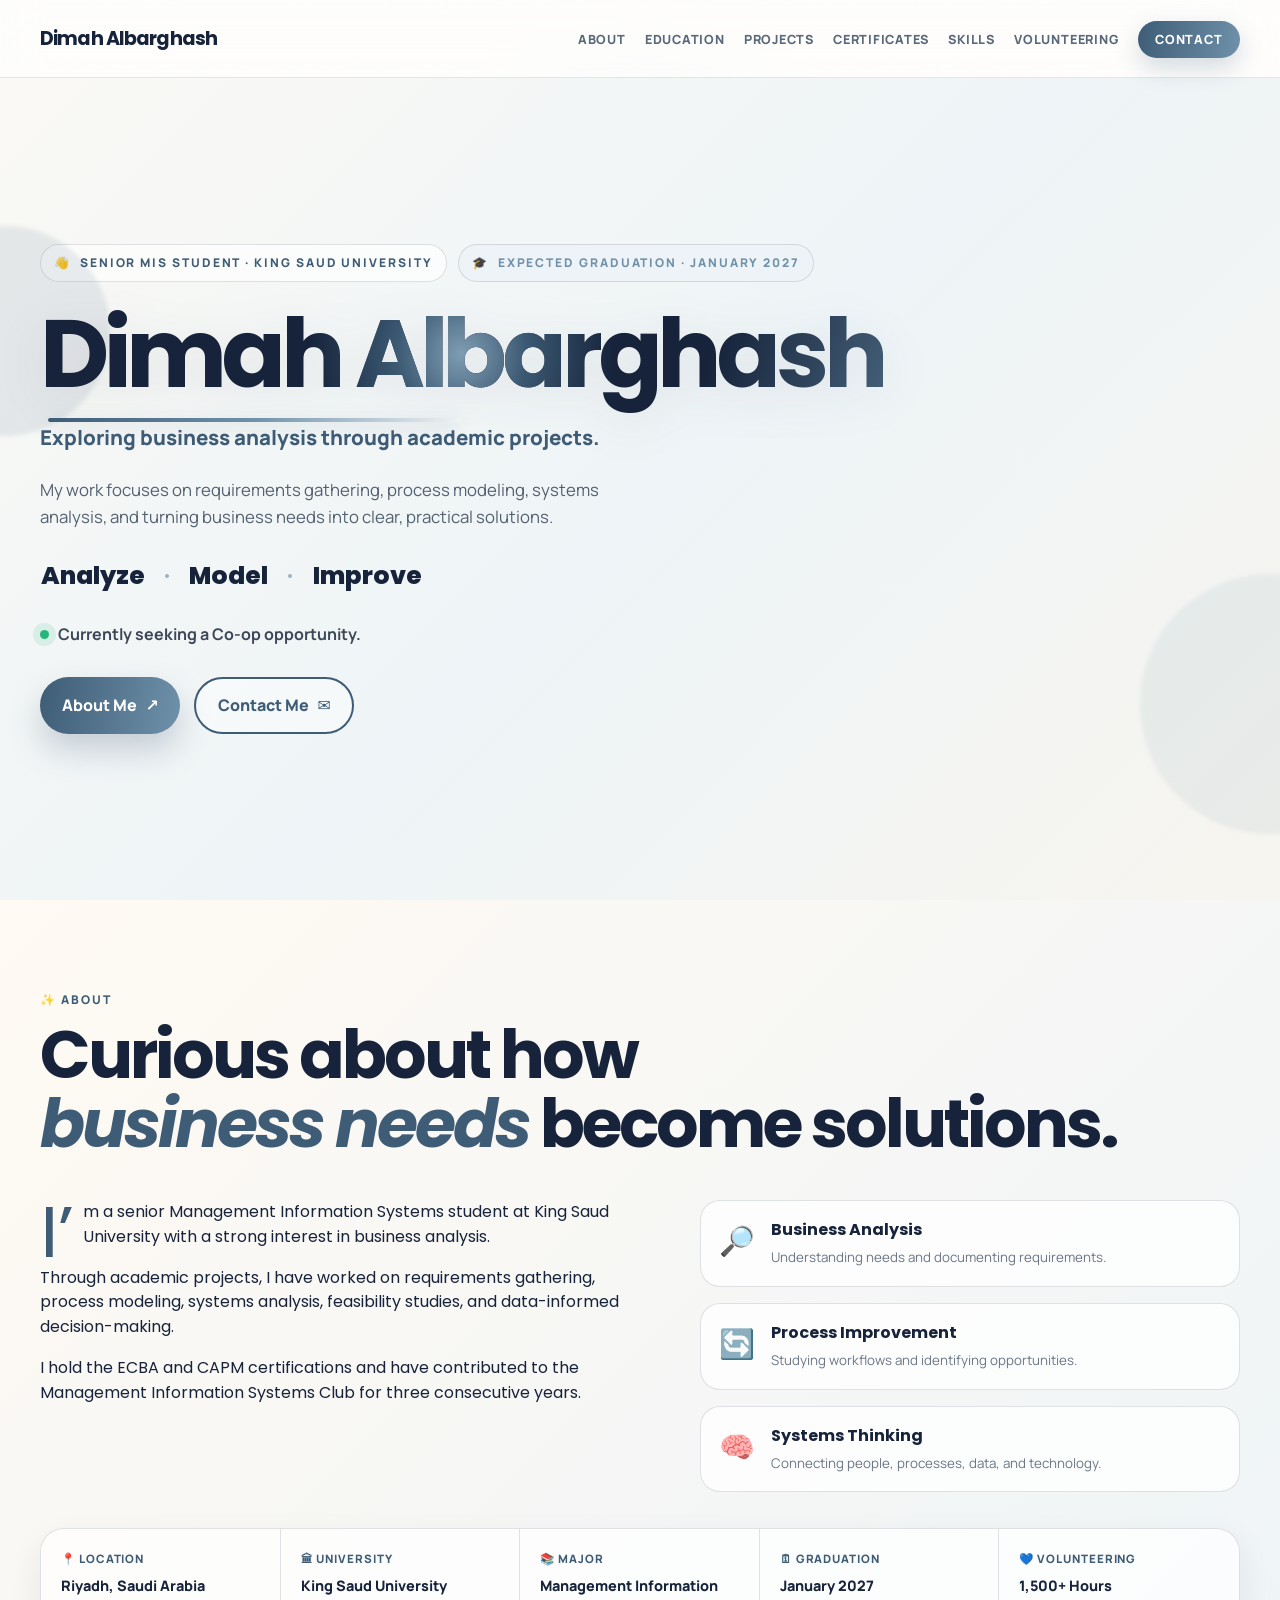
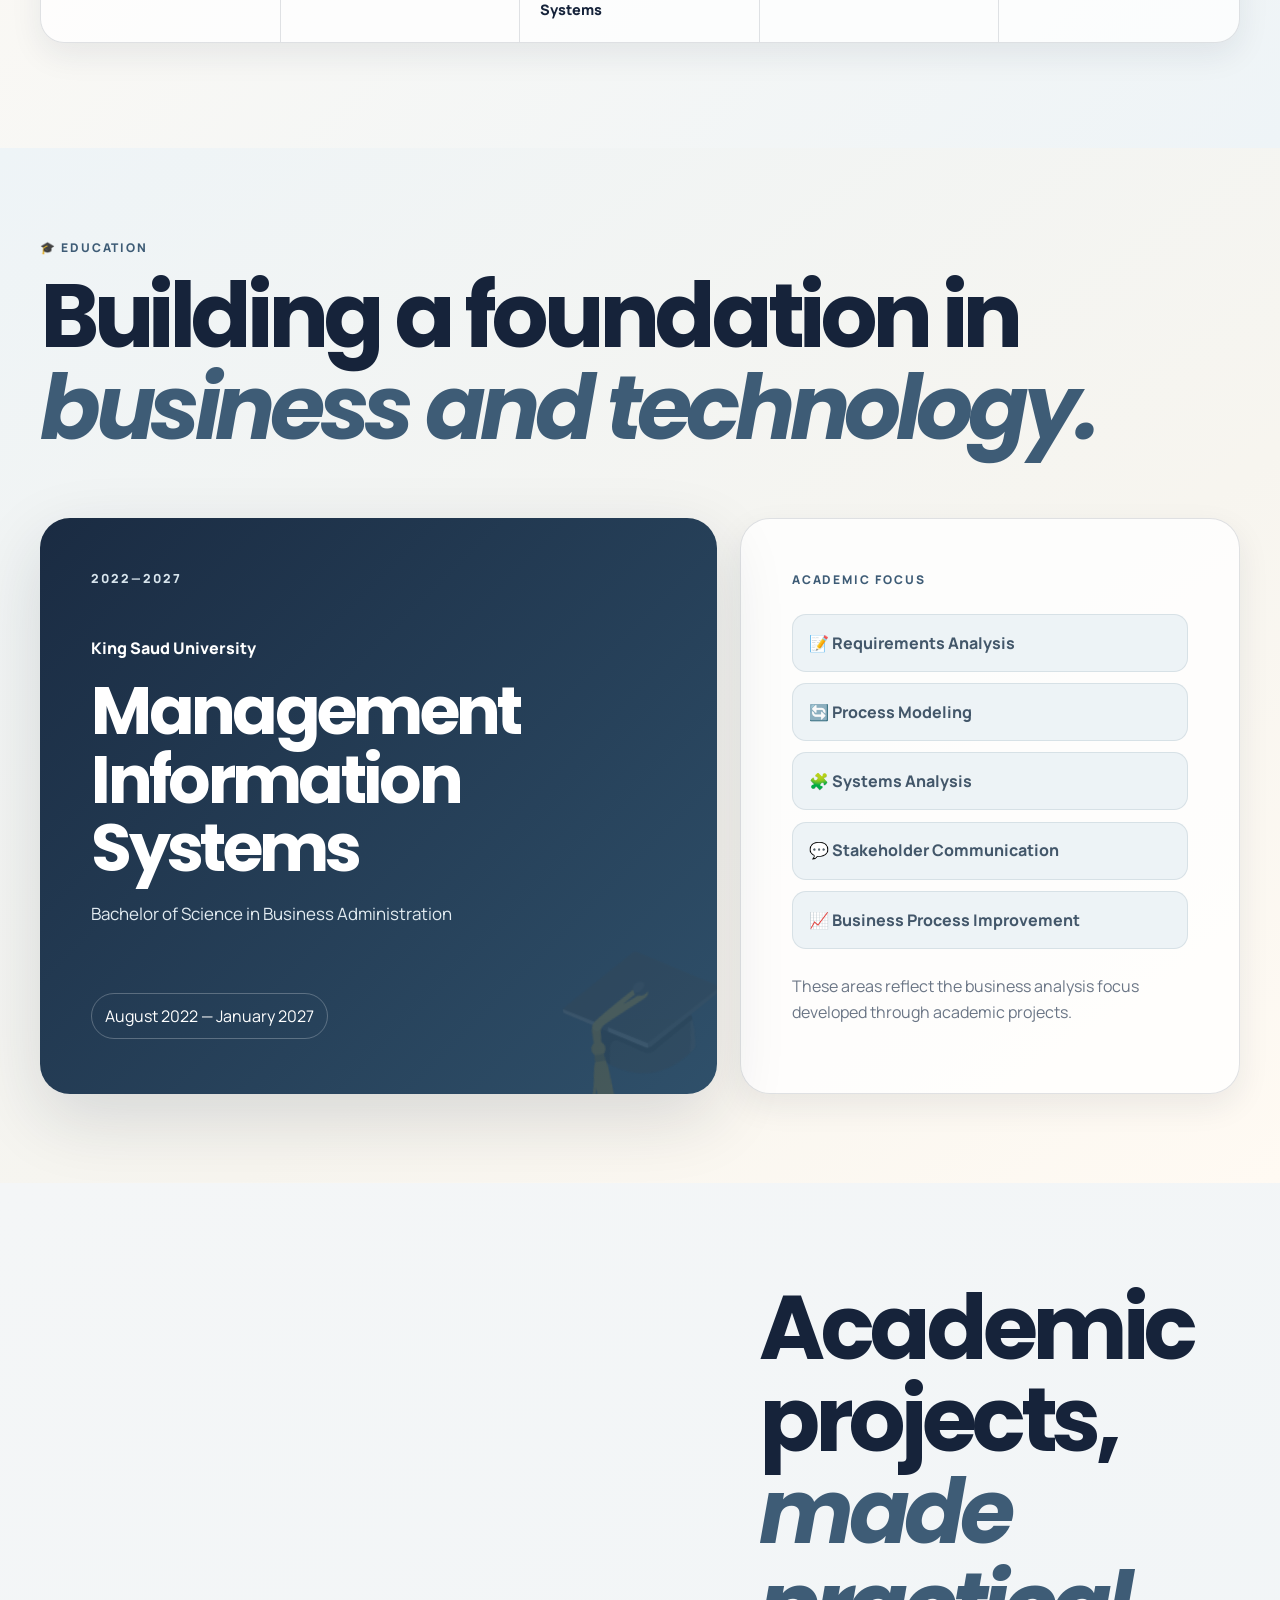
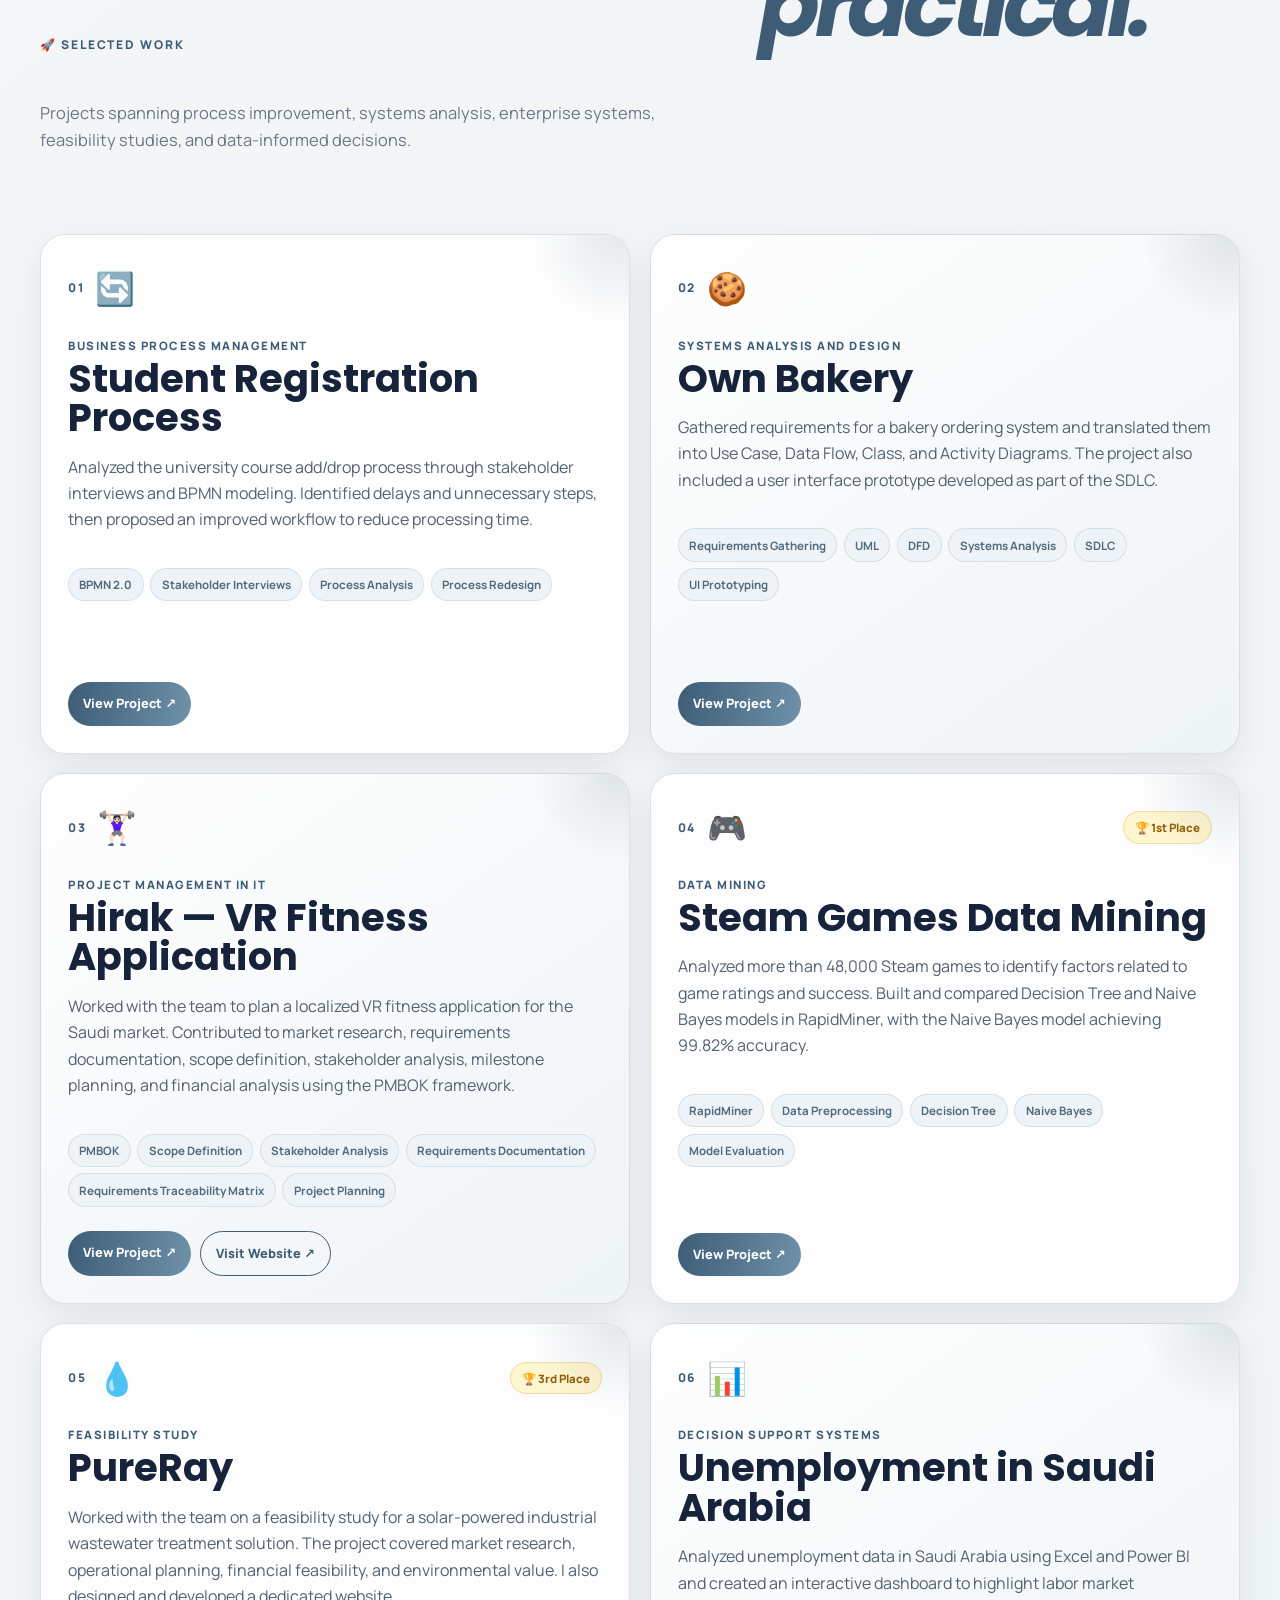
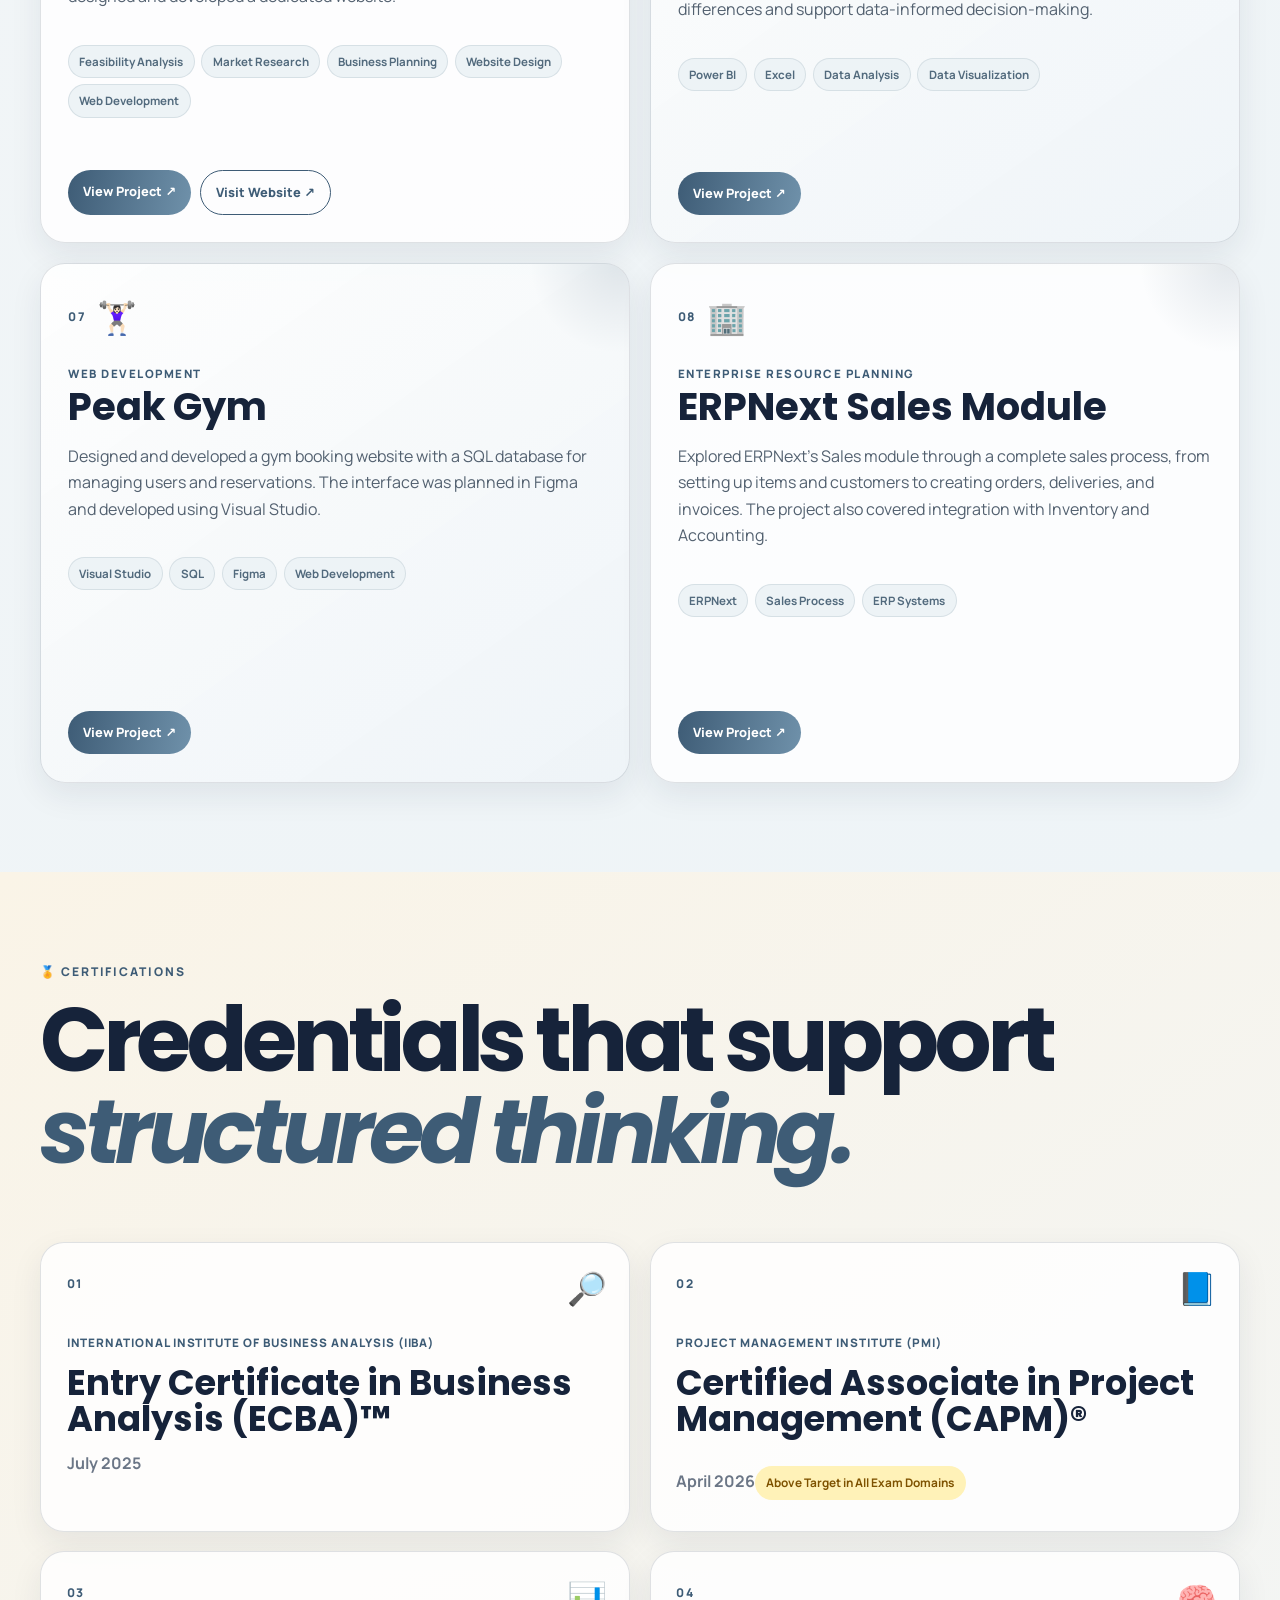
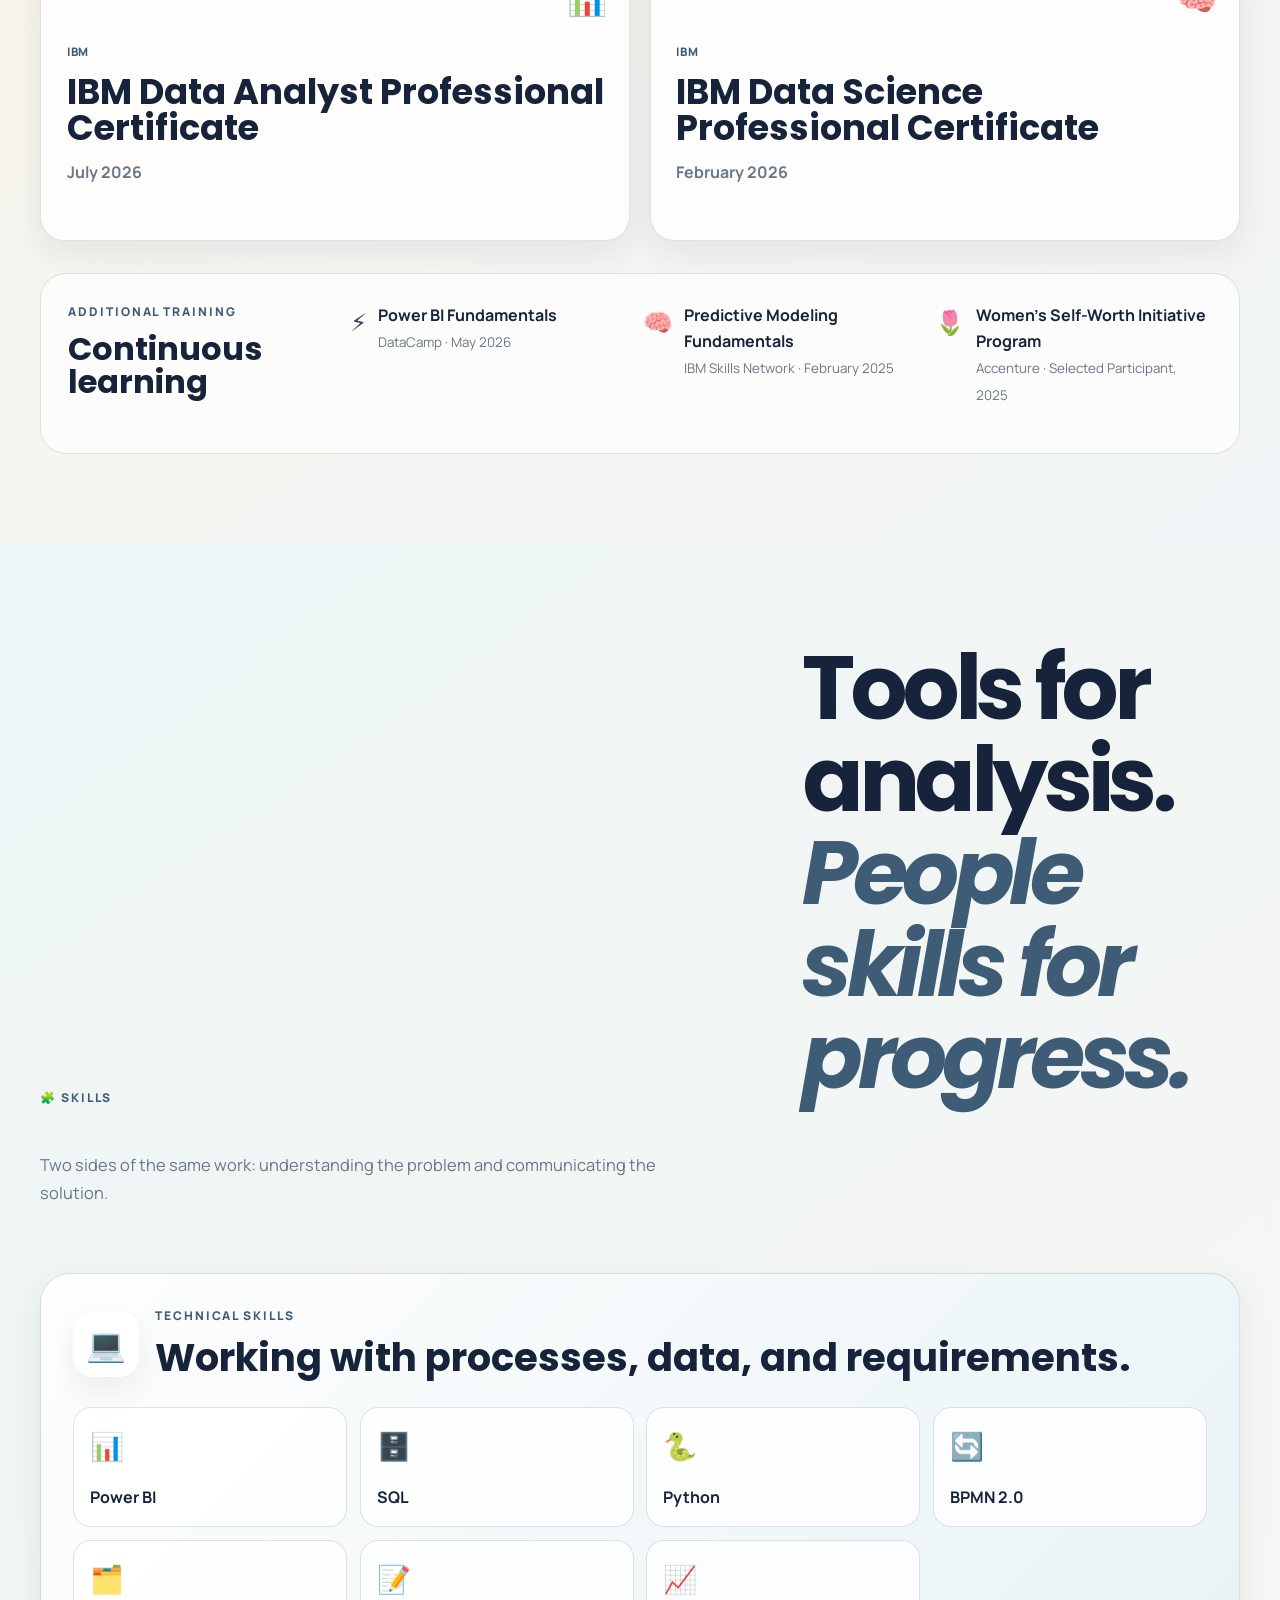
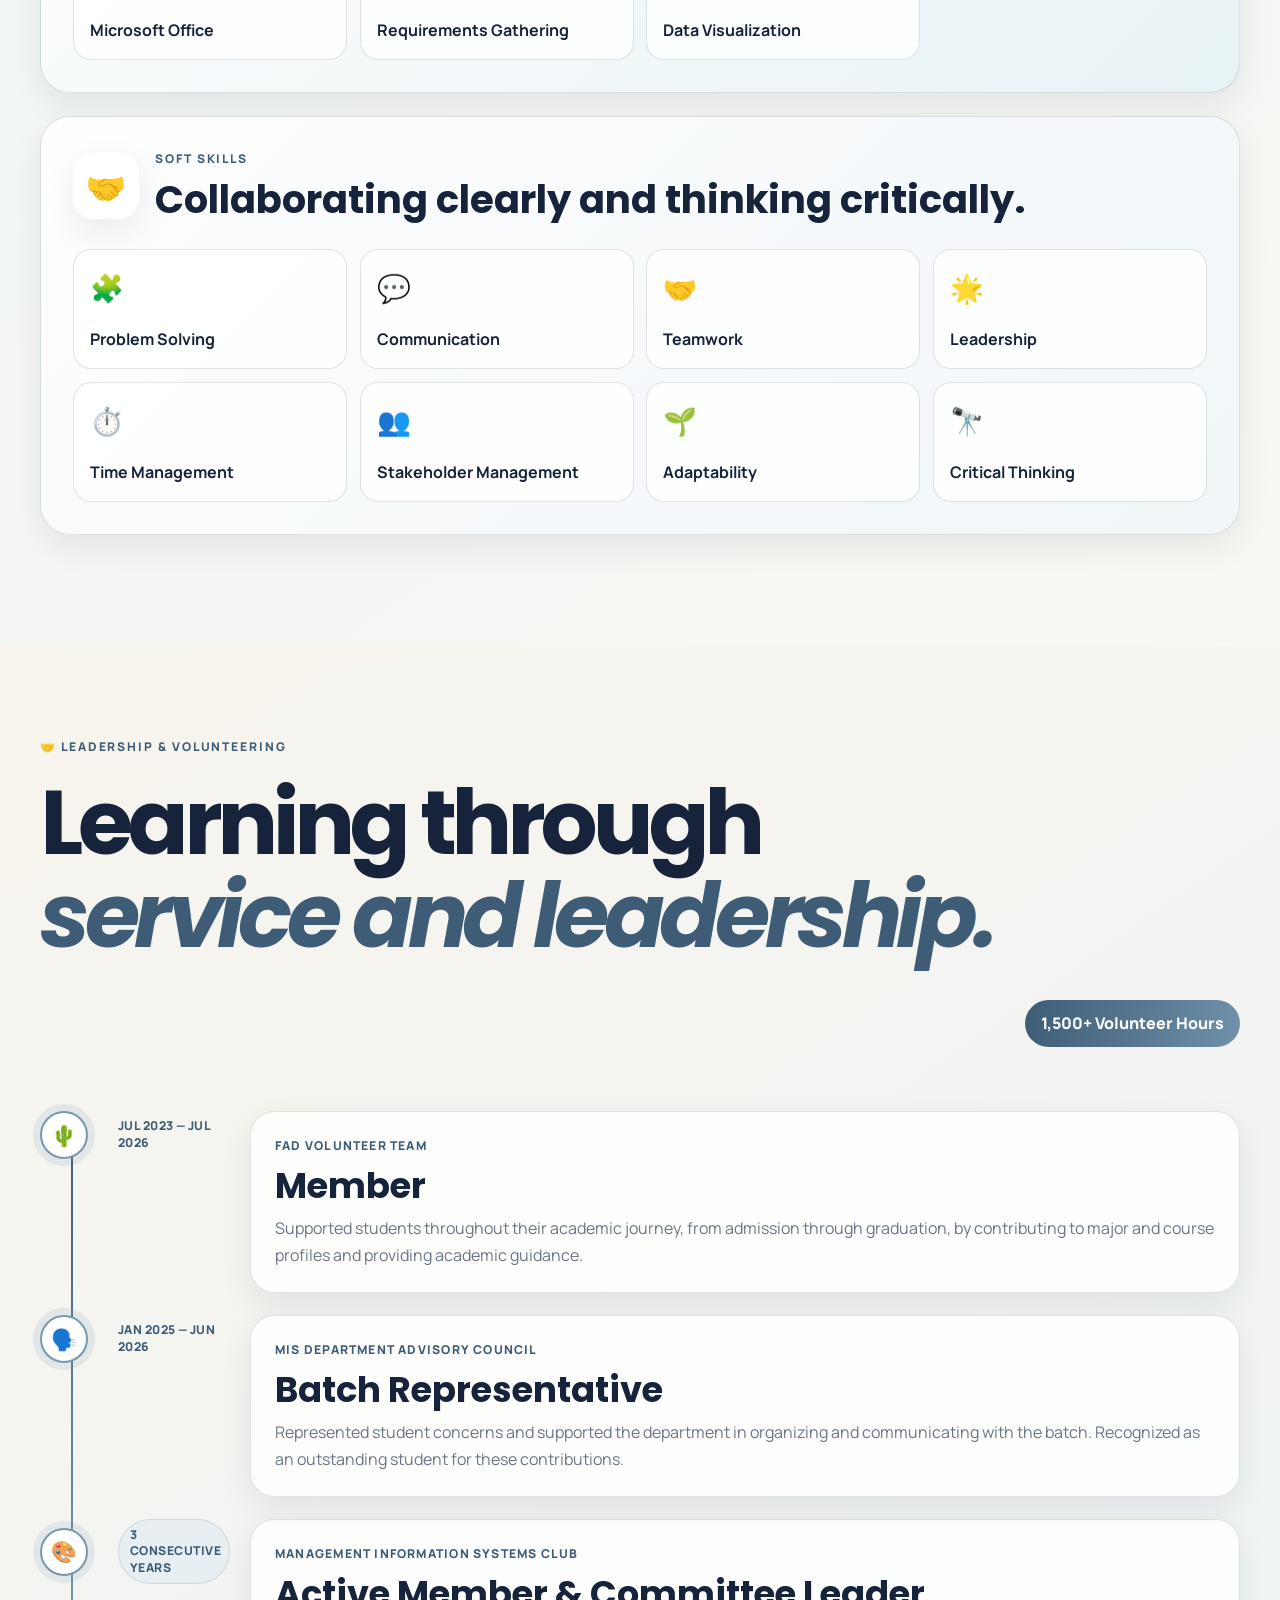
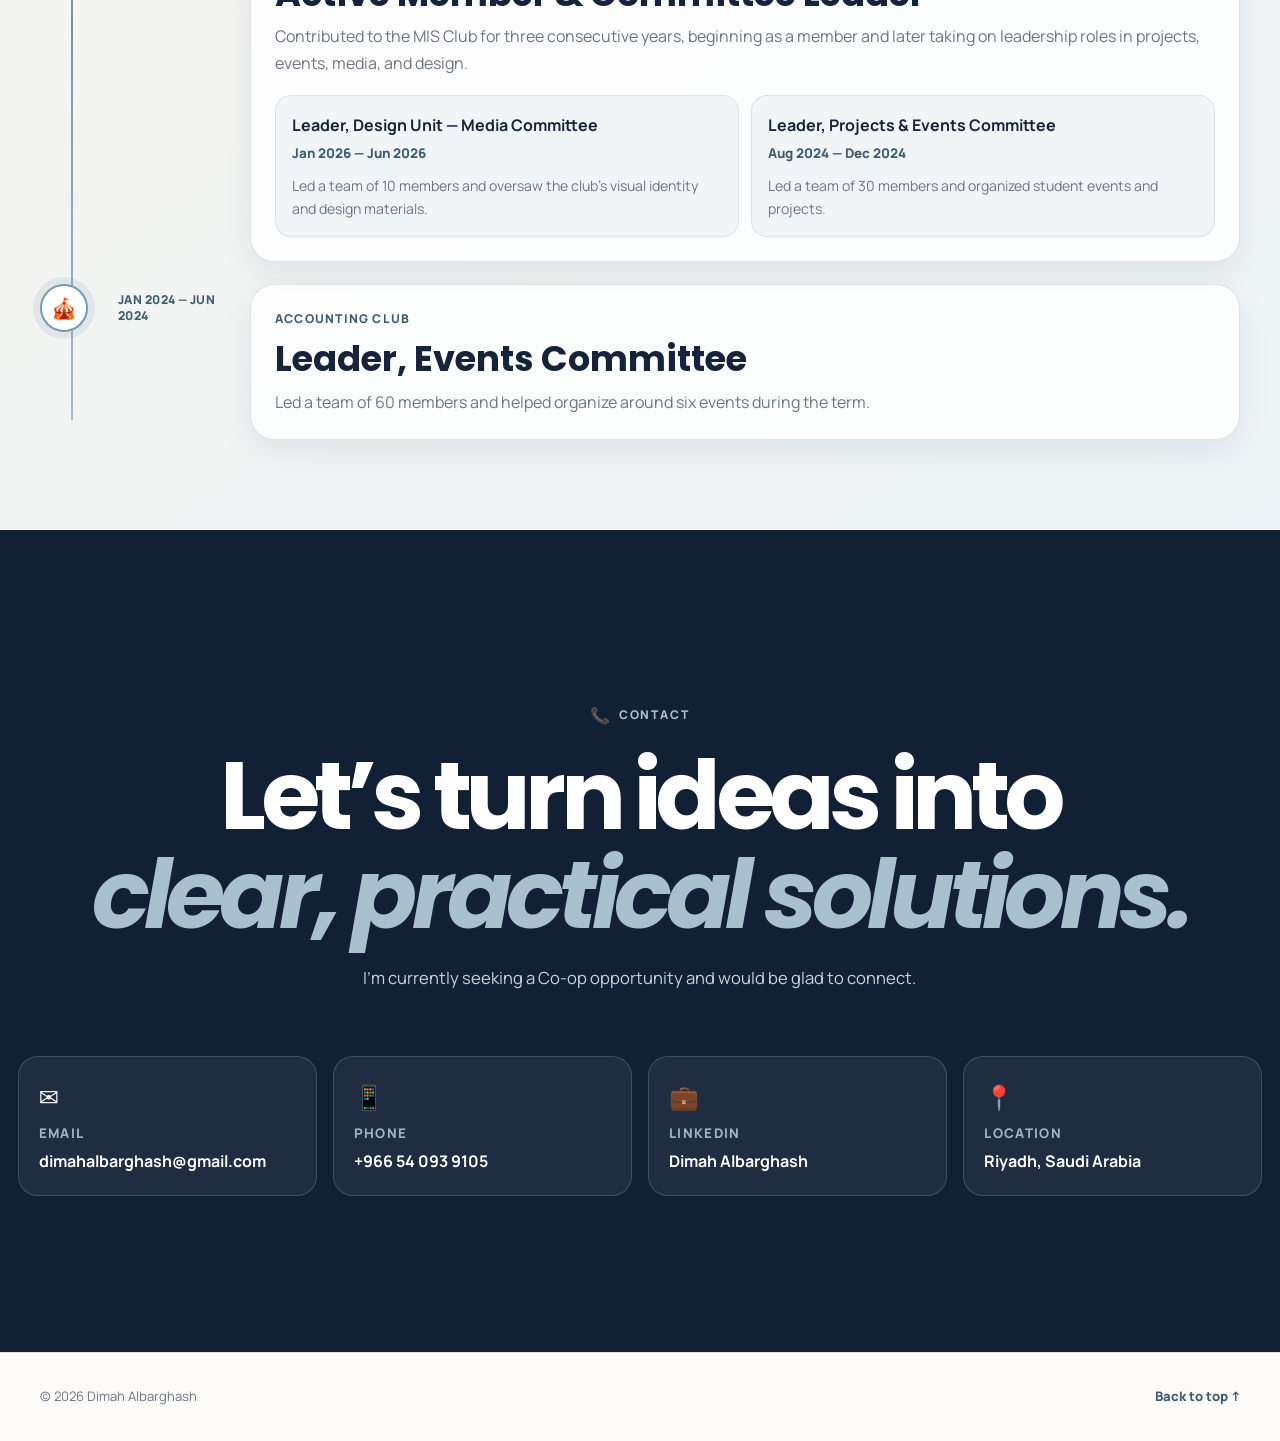
<file: index.html>
<!DOCTYPE html>
<html lang="en">
<head>
  <meta charset="UTF-8">
  <meta name="viewport" content="width=device-width, initial-scale=1.0">
  <meta name="description" content="Portfolio of Dimah Albarghash, a senior Management Information Systems student focused on business analysis, requirements gathering, process modeling, and systems analysis.">
  <meta name="theme-color" content="#16233a">
  <title>Dimah Albarghash | MIS Student Portfolio</title>
  <link rel="preconnect" href="https://fonts.googleapis.com">
  <link rel="preconnect" href="https://fonts.gstatic.com" crossorigin>
  <link href="https://fonts.googleapis.com/css2?family=Manrope:wght@400;500;600;700;800&family=Poppins:wght@500;600;700&display=swap" rel="stylesheet">
  <link rel="stylesheet" href="style.css?v=19">
</head>
<body id="top" class="onepage-body">
  <div class="noise" aria-hidden="true"></div>
  <div class="cursor-orb" aria-hidden="true"></div>
  <a class="skip-link" href="#main-content">Skip to main content</a>
  <header class="site-header" id="siteHeader">
    <div class="header-inner">
      <a class="brand" href="#home" aria-label="Go to home">Dimah Albarghash</a>
      <button class="nav-toggle" id="navToggle" type="button" aria-label="Open navigation menu" aria-expanded="false" aria-controls="primaryNav"><span></span><span></span><span></span></button>
      <nav class="site-nav" id="primaryNav" aria-label="Primary navigation">
        <ul>
          <li><a href="#about">About</a></li>
          <li><a href="#education">Education</a></li>
          <li><a href="#projects">Projects</a></li>
          <li><a href="#certifications">Certificates</a></li>
          <li><a href="#skills">Skills</a></li>
          <li><a href="#volunteering">Volunteering</a></li>
          <li><a href="#contact" class="nav-contact">Contact</a></li>
        </ul>
      </nav>
    </div>
  </header>
  <main id="main-content" class="page-main">
<section class="home-hero page-shell onepage-section home-section" id="home">
<div aria-hidden="true" class="hero-orb hero-orb-a"></div>
<div aria-hidden="true" class="hero-orb hero-orb-b"></div>
<div class="hero-grid hero-grid-solo">
<div class="hero-copy reveal">
<div class="hero-labels">
<p class="micro-label"><span aria-hidden="true">👋</span> Senior MIS Student · King Saud University</p>
<p class="micro-label graduation-label"><span aria-hidden="true">🎓</span> Expected Graduation · January 2027</p>
</div>
<h1 aria-label="Dimah Albarghash" class="display-name"><span class="name-text">Dimah Albarghash</span></h1>
<p class="hero-position">Exploring business analysis through academic projects.</p>
<p class="hero-intro">My work focuses on requirements gathering, process modeling, systems analysis, and turning business needs into clear, practical solutions.</p>
<div aria-label="Analyze, Model, Improve" class="focus-words">
<span>Analyze</span><b aria-hidden="true">·</b><span>Model</span><b aria-hidden="true">·</b><span>Improve</span>
</div>
<p class="availability"><span aria-hidden="true" class="status-dot"></span>Currently seeking a Co-op opportunity.</p>
<div class="hero-actions">
<a class="btn btn-primary magnetic" href="#about">About Me <span aria-hidden="true">↗</span></a>
<a class="btn btn-ghost magnetic" href="#contact">Contact Me <span aria-hidden="true">✉</span></a>
</div>
</div>
</div>
</section>
<section class="inner-hero about-hero page-shell onepage-section about-section" id="about">
<div class="inner-title reveal"><p class="section-label"><span>✨</span> About</p><h1>Curious about how<br/><em>business needs</em> become solutions.</h1></div>
<div class="about-layout">
<div class="about-story reveal">
<p>I’m a senior Management Information Systems student at King Saud University with a strong interest in business analysis.</p>
<p>Through academic projects, I have worked on requirements gathering, process modeling, systems analysis, feasibility studies, and data-informed decision-making.</p>
<p>I hold the ECBA and CAPM certifications and have contributed to the Management Information Systems Club for three consecutive years.</p>
</div>
<div class="focus-stack reveal">
<article class="focus-card interactive-card" data-tilt=""><span>🔎</span><div><strong>Business Analysis</strong><small>Understanding needs and documenting requirements.</small></div></article>
<article class="focus-card interactive-card" data-tilt=""><span>🔄</span><div><strong>Process Improvement</strong><small>Studying workflows and identifying opportunities.</small></div></article>
<article class="focus-card interactive-card" data-tilt=""><span>🧠</span><div><strong>Systems Thinking</strong><small>Connecting people, processes, data, and technology.</small></div></article>
</div>
</div>
<dl class="fact-ribbon reveal">
<div><dt>📍 Location</dt><dd>Riyadh, Saudi Arabia</dd></div>
<div><dt>🏛 University</dt><dd>King Saud University</dd></div>
<div><dt>📚 Major</dt><dd>Management Information Systems</dd></div>
<div><dt>🗓 Graduation</dt><dd>January 2027</dd></div>
<div><dt>💙 Volunteering</dt><dd>1,500+ Hours</dd></div>
</dl>
</section>
<section class="inner-hero education-hero page-shell onepage-section education-section" id="education">
<div class="inner-title reveal"><p class="section-label"><span>🎓</span> Education</p><h1>Building a foundation in<br/><em>business and technology.</em></h1></div>
<div class="education-showcase">
<article class="degree-card interactive-card reveal" data-tilt="">
<div class="degree-number">2022—2027</div>
<p class="degree-school">King Saud University</p>
<h2><span class="degree-line">Management</span><span class="degree-line">Information</span><span class="degree-line">Systems</span></h2>
<p class="degree-major">Bachelor of Science in Business Administration</p>
<div class="degree-date">August 2022 — January 2027</div>
</article>
<aside class="academic-focus reveal">
<p class="card-kicker">ACADEMIC FOCUS</p>
<div class="focus-tags"><span>📝 Requirements Analysis</span><span>🔄 Process Modeling</span><span>🧩 Systems Analysis</span><span>💬 Stakeholder Communication</span><span>📈 Business Process Improvement</span></div>
<p class="focus-note">These areas reflect the business analysis focus developed through academic projects.</p>
</aside>
</div>
</section>
<section class="projects-page page-shell onepage-section projects-section" id="projects">
<div class="inner-title projects-title reveal"><p class="section-label"><span>🚀</span> Selected Work</p><h1>Academic projects,<br/><em>made practical.</em></h1><p>Projects spanning process improvement, systems analysis, enterprise systems, feasibility studies, and data-informed decisions.</p></div>
<div class="project-grid"><article class="project-card interactive-card reveal" data-tilt="">
<div class="project-top"><span class="project-index">01</span><span aria-hidden="true" class="project-emoji">🔄</span></div>
<p class="project-type">Business Process Management</p><h2>Student Registration Process</h2><p class="project-copy">Analyzed the university course add/drop process through stakeholder interviews and BPMN modeling. Identified delays and unnecessary steps, then proposed an improved workflow to reduce processing time.</p>
<ul aria-label="Skills used" class="project-tags"><li>BPMN 2.0</li><li>Stakeholder Interviews</li><li>Process Analysis</li><li>Process Redesign</li></ul>
<div class="project-actions"><a class="project-link" href="https://drive.google.com/file/d/1BKBQOTHNAY8_CHvKKdnuyzvly50h97U-/view?usp=share_link" rel="noopener noreferrer" target="_blank">View Project ↗</a></div>
</article><article class="project-card interactive-card reveal" data-tilt="">
<div class="project-top"><span class="project-index">02</span><span aria-hidden="true" class="project-emoji">🍪</span></div>
<p class="project-type">Systems Analysis and Design</p><h2>Own Bakery</h2><p class="project-copy">Gathered requirements for a bakery ordering system and translated them into Use Case, Data Flow, Class, and Activity Diagrams. The project also included a user interface prototype developed as part of the SDLC.</p>
<ul aria-label="Skills used" class="project-tags"><li>Requirements Gathering</li><li>UML</li><li>DFD</li><li>Systems Analysis</li><li>SDLC</li><li>UI Prototyping</li></ul>
<div class="project-actions"><a class="project-link" href="https://drive.google.com/file/d/1KGCBSqz93QB4b1gUlFi2EIq8U-iud7eZ/view?usp=share_link" rel="noopener noreferrer" target="_blank">View Project ↗</a></div>
</article><article class="project-card interactive-card reveal" data-tilt="">
<div class="project-top"><span class="project-index">03</span><span aria-hidden="true" class="project-emoji">🏋🏻‍♀️</span></div>
<p class="project-type">Project Management in IT</p><h2>Hirak — VR Fitness Application</h2><p class="project-copy">Worked with the team to plan a localized VR fitness application for the Saudi market. Contributed to market research, requirements documentation, scope definition, stakeholder analysis, milestone planning, and financial analysis using the PMBOK framework.</p>
<ul aria-label="Skills used" class="project-tags"><li>PMBOK</li><li>Scope Definition</li><li>Stakeholder Analysis</li><li>Requirements Documentation</li><li>Requirements Traceability Matrix</li><li>Project Planning</li></ul>
<div class="project-actions"><a class="project-link" href="https://drive.google.com/file/d/1uXujJ9HGB14qwPJ5scUjE_9EfHPzLkF5/view?usp=share_link" rel="noopener noreferrer" target="_blank">View Project ↗</a><a class="project-link secondary" href="https://vr-motion-mimic.lovable.app" rel="noopener noreferrer" target="_blank">Visit Website ↗</a></div>
</article><article class="project-card interactive-card reveal" data-tilt="">
<div class="project-top"><span class="project-index">04</span><span aria-hidden="true" class="project-emoji">🎮</span><span class="award-badge">🏆 1st Place</span></div>
<p class="project-type">Data Mining</p><h2>Steam Games Data Mining</h2><p class="project-copy">Analyzed more than 48,000 Steam games to identify factors related to game ratings and success. Built and compared Decision Tree and Naive Bayes models in RapidMiner, with the Naive Bayes model achieving 99.82% accuracy.</p>
<ul aria-label="Skills used" class="project-tags"><li>RapidMiner</li><li>Data Preprocessing</li><li>Decision Tree</li><li>Naive Bayes</li><li>Model Evaluation</li></ul>
<div class="project-actions"><a class="project-link" href="https://drive.google.com/file/d/1ruWsE0Xj97GPAgSw6F1E9NKfAFM5gbnl/view?usp=share_link" rel="noopener noreferrer" target="_blank">View Project ↗</a></div>
</article><article class="project-card interactive-card reveal" data-tilt="">
<div class="project-top"><span class="project-index">05</span><span aria-hidden="true" class="project-emoji">💧</span><span class="award-badge">🏆 3rd Place</span></div>
<p class="project-type">Feasibility Study</p><h2>PureRay</h2><p class="project-copy">Worked with the team on a feasibility study for a solar-powered industrial wastewater treatment solution. The project covered market research, operational planning, financial feasibility, and environmental value. I also designed and developed a dedicated website.</p>
<ul aria-label="Skills used" class="project-tags"><li>Feasibility Analysis</li><li>Market Research</li><li>Business Planning</li><li>Website Design</li><li>Web Development</li></ul>
<div class="project-actions"><a class="project-link" href="https://drive.google.com/file/d/1a8fyGaWwsZmsxpB0CthmD2psuZIQH2OI/view?usp=share_link" rel="noopener noreferrer" target="_blank">View Project ↗</a><a class="project-link secondary" href="https://pure-ray.lovable.app" rel="noopener noreferrer" target="_blank">Visit Website ↗</a></div>
</article><article class="project-card interactive-card reveal" data-tilt="">
<div class="project-top"><span class="project-index">06</span><span aria-hidden="true" class="project-emoji">📊</span></div>
<p class="project-type">Decision Support Systems</p><h2>Unemployment in Saudi Arabia</h2><p class="project-copy">Analyzed unemployment data in Saudi Arabia using Excel and Power BI and created an interactive dashboard to highlight labor market differences and support data-informed decision-making.</p>
<ul aria-label="Skills used" class="project-tags"><li>Power BI</li><li>Excel</li><li>Data Analysis</li><li>Data Visualization</li></ul>
<div class="project-actions"><a class="project-link" href="https://drive.google.com/file/d/1ZzBRHUojHg2FmkEqYoPYECKUqopB03-u/view?usp=share_link" rel="noopener noreferrer" target="_blank">View Project ↗</a></div>
</article><article class="project-card interactive-card reveal" data-tilt="">
<div class="project-top"><span class="project-index">07</span><span aria-hidden="true" class="project-emoji">🏋🏻‍♀️</span></div>
<p class="project-type">Web Development</p><h2>Peak Gym</h2><p class="project-copy">Designed and developed a gym booking website with a SQL database for managing users and reservations. The interface was planned in Figma and developed using Visual Studio.</p>
<ul aria-label="Skills used" class="project-tags"><li>Visual Studio</li><li>SQL</li><li>Figma</li><li>Web Development</li></ul>
<div class="project-actions"><a class="project-link" href="https://drive.google.com/file/d/1QjiIhf0Dx5eCm6Owwuj82NYpWOUztzg1/view?usp=share_link" rel="noopener noreferrer" target="_blank">View Project ↗</a></div>
</article><article class="project-card interactive-card reveal" data-tilt="">
<div class="project-top"><span class="project-index">08</span><span aria-hidden="true" class="project-emoji">🏢</span></div>
<p class="project-type">Enterprise Resource Planning</p><h2>ERPNext Sales Module</h2><p class="project-copy">Explored ERPNext’s Sales module through a complete sales process, from setting up items and customers to creating orders, deliveries, and invoices. The project also covered integration with Inventory and Accounting.</p>
<ul aria-label="Skills used" class="project-tags"><li>ERPNext</li><li>Sales Process</li><li>ERP Systems</li></ul>
<div class="project-actions"><a class="project-link" href="https://drive.google.com/file/d/1nNJ8Tcy3_ufv10EJCpEDgqieKGUllYjN/view?usp=share_link" rel="noopener noreferrer" target="_blank">View Project ↗</a></div>
</article></div>
</section>
<section class="cert-page page-shell onepage-section certifications-section" id="certifications">
<div class="inner-title reveal"><p class="section-label"><span>🏅</span> Certifications</p><h1>Credentials that support<br/><em>structured thinking.</em></h1></div>
<div class="cert-grid">
<article class="cert-card interactive-card reveal" data-tilt=""><span class="cert-index">01</span><span class="cert-icon">🔎</span><p>International Institute of Business Analysis (IIBA)</p><h2>Entry Certificate in Business Analysis (ECBA)™</h2><time>July 2025</time></article>
<article class="cert-card interactive-card reveal" data-tilt=""><span class="cert-index">02</span><span class="cert-icon">📘</span><p>Project Management Institute (PMI)</p><h2>Certified Associate in Project Management (CAPM)®</h2><time>April 2026</time><strong class="cert-award">Above Target in All Exam Domains</strong></article>
<article class="cert-card interactive-card reveal" data-tilt=""><span class="cert-index">03</span><span class="cert-icon">📊</span><p>IBM</p><h2>IBM Data Analyst Professional Certificate</h2><time>July 2026</time></article>
<article class="cert-card interactive-card reveal" data-tilt=""><span class="cert-index">04</span><span class="cert-icon">🧠</span><p>IBM</p><h2>IBM Data Science Professional Certificate</h2><time>February 2026</time></article>
</div>
<section aria-labelledby="training-title" class="training-band reveal"><div><p class="section-label">Additional Training</p><h2 id="training-title">Continuous learning</h2></div><ul><li><span>⚡</span><div><strong>Power BI Fundamentals</strong><small>DataCamp · May 2026</small></div></li><li><span>🧠</span><div><strong>Predictive Modeling Fundamentals</strong><small>IBM Skills Network · February 2025</small></div></li><li><span>🌷</span><div><strong>Women’s Self-Worth Initiative Program</strong><small>Accenture · Selected Participant, 2025</small></div></li></ul></section>
</section>
<section class="skills-page page-shell onepage-section skills-section" id="skills">
<div class="inner-title reveal"><p class="section-label"><span>🧩</span> Skills</p><h1>Tools for analysis.<br/><em>People skills for progress.</em></h1><p>Two sides of the same work: understanding the problem and communicating the solution.</p></div>
<div class="skill-section tech-section reveal"><div class="skill-section-head"><span class="skill-big-emoji">💻</span><div><p class="card-kicker">TECHNICAL SKILLS</p><h2>Working with processes, data, and requirements.</h2></div></div><ul class="skill-tile-grid"><li class="skill-tile interactive-card" data-tilt=""><span>📊</span><strong>Power BI</strong></li><li class="skill-tile interactive-card" data-tilt=""><span>🗄️</span><strong>SQL</strong></li><li class="skill-tile interactive-card" data-tilt=""><span>🐍</span><strong>Python</strong></li><li class="skill-tile interactive-card" data-tilt=""><span>🔄</span><strong>BPMN 2.0</strong></li><li class="skill-tile interactive-card" data-tilt=""><span>🗂️</span><strong>Microsoft Office</strong></li><li class="skill-tile interactive-card" data-tilt=""><span>📝</span><strong>Requirements Gathering</strong></li><li class="skill-tile interactive-card" data-tilt=""><span>📈</span><strong>Data Visualization</strong></li></ul></div>
<div class="skill-section soft-section reveal"><div class="skill-section-head"><span class="skill-big-emoji">🤝</span><div><p class="card-kicker">SOFT SKILLS</p><h2>Collaborating clearly and thinking critically.</h2></div></div><ul class="skill-tile-grid"><li class="skill-tile interactive-card" data-tilt=""><span>🧩</span><strong>Problem Solving</strong></li><li class="skill-tile interactive-card" data-tilt=""><span>💬</span><strong>Communication</strong></li><li class="skill-tile interactive-card" data-tilt=""><span>🤝</span><strong>Teamwork</strong></li><li class="skill-tile interactive-card" data-tilt=""><span>🌟</span><strong>Leadership</strong></li><li class="skill-tile interactive-card" data-tilt=""><span>⏱️</span><strong>Time Management</strong></li><li class="skill-tile interactive-card" data-tilt=""><span>👥</span><strong>Stakeholder Management</strong></li><li class="skill-tile interactive-card" data-tilt=""><span>🌱</span><strong>Adaptability</strong></li><li class="skill-tile interactive-card" data-tilt=""><span>🔭</span><strong>Critical Thinking</strong></li></ul></div>
</section>
<section aria-labelledby="volunteering-title" class="vol-page page-shell onepage-section volunteering-section" id="volunteering">
<div class="inner-title reveal">
<p class="section-label"><span>🤝</span> Leadership &amp; Volunteering</p>
<h1 id="volunteering-title">Learning through<br/><em>service and leadership.</em></h1>
<div class="hours-badge">1,500+ Volunteer Hours</div>
</div>
<div class="timeline">
<article class="timeline-item reveal">
<div class="timeline-side"><div class="timeline-marker">🌵</div><time>Jul 2023 — Jul 2026</time></div>
<div class="timeline-card interactive-card"><p>FAD Volunteer Team</p><h2>Member</h2><span>Supported students throughout their academic journey, from admission through graduation, by contributing to major and course profiles and providing academic guidance.</span></div>
</article>
<article class="timeline-item reveal">
<div class="timeline-side"><div class="timeline-marker">🗣️</div><time>Jan 2025 — Jun 2026</time></div>
<div class="timeline-card interactive-card"><p>MIS Department Advisory Council</p><h2>Batch Representative</h2><span>Represented student concerns and supported the department in organizing and communicating with the batch. Recognized as an outstanding student for these contributions.</span></div>
</article>
<article class="timeline-item reveal">
<div class="timeline-side"><div class="timeline-marker">🎨</div><span class="years-badge">3 Consecutive Years</span></div>
<div class="timeline-card interactive-card grouped"><p>Management Information Systems Club</p><h2>Active Member &amp; Committee Leader</h2><span>Contributed to the MIS Club for three consecutive years, beginning as a member and later taking on leadership roles in projects, events, media, and design.</span><div class="role-grid"><div><strong>Leader, Design Unit — Media Committee</strong><small>Jan 2026 — Jun 2026</small><p>Led a team of 10 members and oversaw the club’s visual identity and design materials.</p></div><div><strong>Leader, Projects &amp; Events Committee</strong><small>Aug 2024 — Dec 2024</small><p>Led a team of 30 members and organized student events and projects.</p></div></div></div>
</article>
<article class="timeline-item reveal">
<div class="timeline-side"><div class="timeline-marker">🎪</div><time>Jan 2024 — Jun 2024</time></div>
<div class="timeline-card interactive-card"><p>Accounting Club</p><h2>Leader, Events Committee</h2><span>Led a team of 60 members and helped organize around six events during the term.</span></div>
</article>
</div>
</section>
<section class="contact-page page-shell onepage-section contact-section" id="contact">
<div class="contact-intro reveal"><p class="section-label contact-label"><span aria-hidden="true">📞</span> Contact</p><h1>Let’s turn ideas into<br/><em>clear, practical solutions.</em></h1><p>I’m currently seeking a Co-op opportunity and would be glad to connect.</p></div>
<div class="contact-grid reveal">
<a class="contact-card interactive-card" href="mailto:dimahalbarghash@gmail.com"><span>✉️</span><small>Email</small><strong>dimahalbarghash@gmail.com</strong></a>
<a class="contact-card interactive-card" href="tel:+966540939105"><span>📱</span><small>Phone</small><strong>+966 54 093 9105</strong></a>
<a class="contact-card interactive-card" href="https://www.linkedin.com/in/dimah-albarghash-587035330/" rel="noopener noreferrer" target="_blank"><span>💼</span><small>LinkedIn</small><strong>Dimah Albarghash</strong></a>
<div class="contact-card interactive-card"><span>📍</span><small>Location</small><strong>Riyadh, Saudi Arabia</strong></div>
</div>
</section>
  </main>
  <footer class="site-footer"><div class="footer-inner"><span>© <span id="footerYear">2026</span> Dimah Albarghash</span><a class="back-to-top" href="#home">Back to top ↑</a></div></footer>
  <script src="script.js?v=18"></script>
</body>
</html>
</file>
<file: style.css>
:root{
  --ink:#16233a;--text:#3c4757;--muted:#6b7686;--paper:#faf9f5;--white:#fff;
  --violet:#3e5c76;--blue:#6f91aa;--pink:#a7bac7;--gold:#a9863a;
  --border:rgba(22,35,58,.13);--shadow:0 24px 70px rgba(22,35,58,.14);--soft-shadow:0 12px 32px rgba(22,35,58,.08);
  --max:1280px;--header:78px;--radius:26px;--mx:50vw;--my:30vh;
}
*{box-sizing:border-box}html{scroll-behavior:smooth}body{margin:0;min-height:100vh;display:flex;flex-direction:column;font-family:"Manrope",system-ui,sans-serif;color:var(--text);background:var(--paper);overflow-x:hidden;line-height:1.65}body[data-page="home"]{background:linear-gradient(135deg,#faf9f5 0%,#eef4f7 52%,#f7f5ef 100%)}body[data-page="about"]{background:linear-gradient(135deg,#fffaf3,#eef4f7)}body[data-page="education"]{background:linear-gradient(145deg,#eef4f7,#f7f5ef 62%,#fffaf3)}body[data-page="projects"]{background:linear-gradient(145deg,#f4f6f7,#eef4f7)}body[data-page="certifications"]{background:linear-gradient(145deg,#faf4e7,#f1f5f7)}body[data-page="skills"]{background:linear-gradient(145deg,#edf5f6,#f8f7f2)}body[data-page="volunteering"]{background:linear-gradient(145deg,#f8f4ed,#eef4f7)}body[data-page="contact"]{background:#122036;color:#fff}body.is-leaving{opacity:0;transform:translateY(6px);transition:.18s ease}a{color:inherit;text-decoration:none}h1,h2,h3,p{margin-top:0}h1,h2,h3{font-family:"Poppins","Manrope",system-ui,sans-serif;color:var(--ink);line-height:1.03}ul,ol{margin:0;padding:0;list-style:none}.page-main{flex:1}.page-shell,.header-inner,.footer-inner{width:min(100% - 2.2rem,var(--max));margin-inline:auto}.noise{position:fixed;inset:0;pointer-events:none;z-index:-1;opacity:.035;background-image:url("data:image/svg+xml,%3Csvg viewBox='0 0 180 180' xmlns='http://www.w3.org/2000/svg'%3E%3Cfilter id='n'%3E%3CfeTurbulence type='fractalNoise' baseFrequency='.9' numOctaves='4' stitchTiles='stitch'/%3E%3C/filter%3E%3Crect width='100%25' height='100%25' filter='url(%23n)' opacity='.7'/%3E%3C/svg%3E")}.cursor-orb{position:fixed;width:520px;height:520px;left:0;top:0;border-radius:50%;pointer-events:none;z-index:0;opacity:.65;transform:translate(calc(var(--mx) - 260px),calc(var(--my) - 260px));background:radial-gradient(circle,rgba(62,92,118,.17),rgba(111,145,170,.10) 38%,transparent 70%);filter:blur(5px);mix-blend-mode:multiply}.skip-link{position:fixed;top:-5rem;left:1rem;z-index:1000;padding:.7rem 1rem;background:#fff;color:#111;border-radius:12px}.skip-link:focus{top:1rem}.site-header{position:sticky;top:0;z-index:100;height:var(--header);background:rgba(255,255,255,.72);border-bottom:1px solid rgba(22,35,58,.11);backdrop-filter:blur(18px)}.contact-body .site-header{background:rgba(18,32,54,.78);border-color:rgba(255,255,255,.12)}.header-inner{height:100%;display:flex;align-items:center;justify-content:space-between;gap:1.5rem}.brand{font-family:"Poppins","Manrope",system-ui,sans-serif;font-size:1.2rem;font-weight:800;letter-spacing:-.045em;color:var(--ink)}.contact-body .brand{color:#fff}.site-nav ul{display:flex;align-items:center;gap:clamp(.65rem,1.5vw,1.4rem)}.site-nav a{position:relative;font-size:.79rem;font-weight:800;letter-spacing:.06em;text-transform:uppercase;color:#596979;padding:.65rem 0}.site-nav a::after{content:"";position:absolute;left:0;right:0;bottom:.38rem;height:2px;border-radius:9px;background:linear-gradient(90deg,var(--violet),var(--blue));transform:scaleX(0);transition:.25s}.site-nav a:hover,.site-nav a.active-link{color:var(--violet)}.site-nav a:hover::after,.site-nav a.active-link::after{transform:scaleX(1)}.site-nav .nav-contact{padding:.62rem 1.1rem;border-radius:999px;color:#fff;background:linear-gradient(100deg,var(--violet),var(--blue));box-shadow:0 10px 24px rgba(62,92,118,.22)}.site-nav .nav-contact::after{display:none}.contact-body .site-nav a{color:#dce6ed}.contact-body .site-nav a:hover,.contact-body .site-nav a.active-link{color:#fff}.nav-toggle{display:none;width:44px;height:44px;border:1px solid var(--border);border-radius:13px;background:#fff}.nav-toggle span{display:block;width:19px;height:2px;background:var(--ink);margin:4px auto;transition:.2s}.contact-body .nav-toggle{background:#1b2d47;border-color:rgba(255,255,255,.18)}.contact-body .nav-toggle span{background:#fff}.nav-toggle[aria-expanded="true"] span:nth-child(1){transform:translateY(6px) rotate(45deg)}.nav-toggle[aria-expanded="true"] span:nth-child(2){opacity:0}.nav-toggle[aria-expanded="true"] span:nth-child(3){transform:translateY(-6px) rotate(-45deg)}
.home-hero{min-height:calc(100vh - var(--header));display:grid;align-items:center;padding:clamp(4rem,8vw,7.8rem) 0;position:relative}.hero-grid{display:grid;grid-template-columns:minmax(0,1.05fr) minmax(420px,.95fr);gap:clamp(3rem,6vw,7rem);align-items:center}.micro-label,.section-label,.card-kicker{font-size:.75rem;font-weight:800;letter-spacing:.16em;text-transform:uppercase;color:var(--violet)}.micro-label{display:inline-flex;align-items:center;gap:.55rem;background:rgba(255,255,255,.62);border:1px solid var(--border);padding:.52rem .82rem;border-radius:999px}.display-name{position:relative;display:inline-block;max-width:100%;font-family:"Poppins","Manrope",system-ui,sans-serif;font-size:clamp(3.55rem,7.4vw,7.25rem);font-weight:800;line-height:.98;letter-spacing:-.065em;margin:.85rem 0 1rem;isolation:isolate;animation:name-arrive .9s cubic-bezier(.2,.75,.25,1) both}.display-name .name-text{display:inline;background-image:radial-gradient(240px circle at var(--name-x,50%) var(--name-y,50%),#7f9db2 0%,rgba(62,92,118,.92) 28%,transparent 64%),linear-gradient(110deg,#16233a 0%,#16233a 35%,#54758e 48%,#16233a 61%,#16233a 100%);background-size:auto,230% 100%;background-position:center,0% 50%;-webkit-background-clip:text;background-clip:text;color:transparent;filter:drop-shadow(0 10px 24px rgba(22,35,58,.08));animation:name-sheen 7s ease-in-out 1.1s infinite}.display-name::after{content:"";position:absolute;left:.08em;bottom:-.13em;width:52%;height:5px;border-radius:999px;background:linear-gradient(90deg,var(--violet),var(--blue),transparent);box-shadow:0 5px 18px rgba(62,92,118,.28);transform-origin:left;animation:name-line 1s cubic-bezier(.2,.75,.25,1) .42s both}.display-name:hover .name-text{filter:drop-shadow(0 14px 28px rgba(62,92,118,.16))}.hero-position{font-size:clamp(1.05rem,1.6vw,1.35rem);font-weight:800;color:var(--violet)}.hero-intro{font-size:1.05rem;max-width:62ch;color:#536170}.availability{display:flex;align-items:center;gap:.55rem;margin:1.35rem 0 1.8rem;font-weight:700}.status-dot{width:9px;height:9px;border-radius:50%;background:#25b579;box-shadow:0 0 0 7px rgba(37,181,121,.13)}.hero-actions{display:flex;gap:.85rem;flex-wrap:wrap}.btn{display:inline-flex;align-items:center;justify-content:center;gap:.55rem;padding:.84rem 1.35rem;border-radius:999px;font-weight:800;transition:.25s}.btn-primary{color:#fff;background:linear-gradient(100deg,var(--violet),var(--blue));box-shadow:0 16px 32px rgba(62,92,118,.25)}.btn-primary:hover{transform:translateY(-3px);box-shadow:0 20px 40px rgba(62,92,118,.34)}.btn-ghost{border:2px solid var(--violet);color:var(--violet);background:rgba(255,255,255,.4)}.btn-ghost:hover{background:#fff;transform:translateY(-3px)}.approach-card{position:relative;background:rgba(255,255,255,.88);padding:2.3rem 2.4rem;border-radius:32px;border:1px solid rgba(62,92,118,.16);box-shadow:var(--shadow)}.approach-card::before{content:"";position:absolute;left:0;right:0;top:0;height:4px;border-radius:32px 32px 0 0;background:linear-gradient(90deg,var(--violet),var(--blue),var(--pink))}.floating-chip{position:absolute;padding:.5rem .8rem;background:#fff;border:1px solid var(--border);border-radius:11px;font-size:.75rem;font-weight:800;color:var(--violet);box-shadow:var(--soft-shadow);animation:float 4s ease-in-out infinite}.chip-one{right:1rem;top:-1.1rem}.chip-two{left:1rem;bottom:-1.1rem;animation-delay:-2s}.approach-list{margin-top:1.25rem}.approach-list li{display:grid;grid-template-columns:44px 1fr;gap:.85rem;align-items:center;padding:.85rem 0;border-bottom:1px solid var(--border)}.approach-list li:last-child{border-bottom:0}.approach-list li>span{width:36px;height:36px;border-radius:50%;display:grid;place-items:center;background:linear-gradient(135deg,#e4edf2,#dce8ef);font-size:.73rem;font-weight:900;color:var(--violet)}.approach-list strong{display:block;color:var(--ink)}.approach-list small{color:var(--muted)}.approach-foot{margin-top:1rem;display:inline-flex;gap:.55rem;padding:.55rem .75rem;border-radius:12px;background:#edf3f6;color:#3e5c76;font-size:.8rem;font-weight:700}.hero-orb{position:absolute;border-radius:50%;filter:blur(2px);pointer-events:none}.hero-orb-a{width:210px;height:210px;background:rgba(62,92,118,.10);left:-100px;top:18%}.hero-orb-b{width:260px;height:260px;background:rgba(111,145,170,.10);right:-120px;bottom:8%}.portal-strip{padding:2.5rem 0 6rem}.portal-head{display:flex;align-items:end;justify-content:space-between;margin-bottom:1.4rem}.portal-head h2{font-size:clamp(2rem,4vw,3.4rem);margin:0}.portal-grid{display:grid;grid-template-columns:repeat(4,1fr);gap:1rem}.portal-card{position:relative;display:grid;gap:.4rem;min-height:180px;padding:1.35rem;background:rgba(255,255,255,.72);border:1px solid var(--border);border-radius:22px;box-shadow:var(--soft-shadow)}.portal-card>span{font-size:1.9rem}.portal-card strong{font-family:"Poppins","Manrope",system-ui,sans-serif;font-size:1.25rem;color:var(--ink)}.portal-card small{color:var(--muted)}.portal-card b{position:absolute;right:1.2rem;top:1.15rem;color:var(--violet)}
.inner-hero,.projects-page,.cert-page,.skills-page,.vol-page{padding:clamp(4rem,7vw,7rem) 0 6rem;min-height:calc(100vh - var(--header))}.inner-title{max-width:900px;margin-bottom:clamp(2.5rem,5vw,5rem)}.inner-title h1{font-size:clamp(3.3rem,7vw,6.8rem);letter-spacing:-.06em;margin:.55rem 0 1rem}.inner-title h1 em{font-weight:700;color:var(--violet)}.inner-title>p:last-child{max-width:66ch;font-size:1.03rem;color:var(--muted)}.about-layout{display:grid;grid-template-columns:1.05fr .95fr;gap:4rem;align-items:start}.about-story{font-family:"Poppins","Manrope",system-ui,sans-serif;font-size:clamp(1.35rem,2.2vw,2rem);line-height:1.55;color:var(--ink)}.about-story p:first-child::first-letter{font-size:4.5rem;float:left;line-height:.8;margin:.18rem .55rem 0 0;color:var(--violet)}.focus-stack{display:grid;gap:1rem}.focus-card{display:flex;gap:1rem;padding:1.25rem;background:rgba(255,255,255,.76);border:1px solid var(--border);border-radius:20px}.focus-card>span{font-size:1.8rem}.focus-card strong{display:block;color:var(--ink);font-family:"Poppins","Manrope",system-ui,sans-serif;font-size:1.2rem}.focus-card small{color:var(--muted)}.fact-ribbon{margin-top:4rem;display:grid;grid-template-columns:repeat(5,1fr);background:rgba(255,255,255,.75);border:1px solid var(--border);border-radius:24px;overflow:hidden;box-shadow:var(--soft-shadow)}.fact-ribbon div{padding:1.25rem;border-right:1px solid var(--border)}.fact-ribbon div:last-child{border-right:0}.fact-ribbon dt{font-size:.72rem;text-transform:uppercase;letter-spacing:.08em;font-weight:800;color:var(--violet)}.fact-ribbon dd{margin:.35rem 0 0;font-weight:800;color:var(--ink);font-size:.9rem}
.education-showcase{display:grid;grid-template-columns:1.15fr .85fr;gap:1.4rem}.degree-card,.academic-focus{padding:clamp(2rem,4vw,4rem);border-radius:30px}.degree-card{position:relative;overflow:hidden;background:linear-gradient(135deg,#1a2b42,#2f506a);color:#fff;box-shadow:var(--shadow)}.degree-card::after{content:"🎓";position:absolute;right:-1rem;bottom:-2.3rem;font-size:9rem;opacity:.13;transform:rotate(-8deg)}.degree-card .degree-number{font-size:.78rem;letter-spacing:.16em;font-weight:800;color:#d8e5ed}.degree-school{font-weight:800;margin-top:2.8rem}.degree-card h2{font-size:clamp(2rem,4.6vw,4rem);color:#fff;max-width:13ch;margin:.4rem 0 1.1rem}.degree-major{font-size:1.08rem;color:#e2ebf1}.degree-date{margin-top:3rem;display:inline-block;padding:.55rem .8rem;border:1px solid rgba(255,255,255,.25);border-radius:999px}.academic-focus{background:rgba(255,255,255,.78);border:1px solid var(--border);box-shadow:var(--soft-shadow)}.focus-tags{display:grid;gap:.7rem;margin:1.5rem 0}.focus-tags span{padding:.8rem 1rem;border-radius:14px;background:#edf3f6;border:1px solid rgba(62,92,118,.12);font-weight:750;color:#43576a}.focus-note{color:var(--muted)}
.projects-title{display:grid;grid-template-columns:1fr .7fr;align-items:end;gap:2rem}.projects-title>p:last-child{padding-bottom:.8rem}.project-grid{display:grid;grid-template-columns:repeat(2,1fr);gap:1.2rem}.project-card{position:relative;display:flex;flex-direction:column;min-height:520px;padding:1.7rem;background:rgba(255,255,255,.82);border:1px solid var(--border);border-radius:25px;box-shadow:var(--soft-shadow);overflow:hidden}.project-card:nth-child(4n+2),.project-card:nth-child(4n+3){background:linear-gradient(145deg,rgba(255,255,255,.88),rgba(238,244,247,.9))}.project-card::after{content:"";position:absolute;width:180px;height:180px;border-radius:50%;right:-80px;top:-90px;background:radial-gradient(circle,rgba(62,92,118,.13),transparent 70%)}.project-top{display:flex;align-items:center;gap:.7rem}.project-index{font-size:.75rem;font-weight:900;color:var(--violet);letter-spacing:.12em}.project-emoji{font-size:2rem}.award-badge{margin-left:auto;padding:.36rem .68rem;border-radius:999px;background:#fff5cf;color:#91610a;border:1px solid rgba(181,123,9,.2);font-size:.72rem;font-weight:900}.project-type{margin:1.3rem 0 .25rem;font-size:.72rem;font-weight:900;letter-spacing:.13em;text-transform:uppercase;color:var(--violet)}.project-card h2{font-size:clamp(1.65rem,3vw,2.4rem);margin-bottom:1rem}.project-copy{color:#536170}.project-tags{display:flex;flex-wrap:wrap;gap:.42rem;margin:1.2rem 0 1.5rem}.project-tags li{padding:.38rem .64rem;border-radius:999px;background:#edf3f6;border:1px solid rgba(62,92,118,.13);font-size:.72rem;font-weight:700;color:#526a7d}.project-actions{display:flex;flex-wrap:wrap;gap:.55rem;margin-top:auto}.project-link{padding:.7rem .95rem;border-radius:999px;color:#fff;background:linear-gradient(100deg,var(--violet),var(--blue));font-weight:800;font-size:.8rem}.project-link.secondary{color:var(--violet);background:transparent;border:1.5px solid var(--violet)}
.cert-grid{display:grid;grid-template-columns:repeat(2,1fr);gap:1.2rem}.cert-card{position:relative;min-height:290px;padding:1.6rem;border-radius:24px;background:rgba(255,255,255,.82);border:1px solid var(--border);box-shadow:var(--soft-shadow)}.cert-index{font-size:.75rem;font-weight:900;letter-spacing:.15em;color:var(--violet)}.cert-icon{position:absolute;right:1.4rem;top:1.2rem;font-size:2rem}.cert-card>p{margin-top:2.4rem;font-size:.73rem;font-weight:800;letter-spacing:.08em;text-transform:uppercase;color:var(--violet)}.cert-card h2{font-size:clamp(1.45rem,3vw,2.2rem);margin:.35rem 0 .8rem}.cert-card time{color:var(--muted);font-weight:700}.cert-award{display:inline-block;margin-top:1rem;padding:.45rem .7rem;border-radius:999px;background:#fff2b8;color:#7e5200;font-size:.74rem}.cert-card small{display:block;margin-top:.65rem;color:var(--muted)}.training-band{margin-top:2rem;padding:1.7rem;border-radius:26px;background:rgba(255,255,255,.72);border:1px solid var(--border);display:grid;grid-template-columns:.45fr 1.55fr;gap:2rem;align-items:start}.training-band h2{font-size:2rem}.training-band ul{display:grid;grid-template-columns:repeat(3,1fr);gap:1rem}.training-band li{display:flex;gap:.7rem}.training-band li>span{font-size:1.5rem}.training-band strong{display:block;color:var(--ink)}.training-band small{color:var(--muted)}
.skills-page .inner-title{display:grid;grid-template-columns:1fr .6fr;gap:2rem;align-items:end}.skill-section{padding:2rem;border-radius:30px;margin-bottom:1.4rem;border:1px solid var(--border);box-shadow:var(--soft-shadow)}.tech-section{background:linear-gradient(135deg,rgba(255,255,255,.88),rgba(230,242,246,.9))}.soft-section{background:linear-gradient(135deg,rgba(255,255,255,.88),rgba(239,245,248,.9))}.skill-section-head{display:flex;gap:1rem;align-items:center;margin-bottom:1.6rem}.skill-big-emoji{width:66px;height:66px;display:grid;place-items:center;border-radius:20px;background:#fff;font-size:2rem;box-shadow:var(--soft-shadow)}.skill-section h2{font-size:clamp(1.55rem,3vw,2.5rem);margin:.25rem 0}.skill-tile-grid{display:grid;grid-template-columns:repeat(4,1fr);gap:.8rem}.skill-tile{min-height:120px;padding:1rem;border-radius:18px;background:rgba(255,255,255,.8);border:1px solid var(--border);display:flex;flex-direction:column;justify-content:space-between}.skill-tile span{font-size:1.7rem}.skill-tile strong{color:var(--ink)}
.vol-page .inner-title{position:relative}.hours-badge{position:absolute;right:0;bottom:1rem;padding:.65rem 1rem;border-radius:999px;background:linear-gradient(100deg,var(--violet),var(--blue));color:#fff;font-weight:900}.timeline{position:relative;display:grid;gap:1.25rem}.timeline::before{content:"";position:absolute;left:111px;top:0;bottom:0;width:2px;background:linear-gradient(var(--violet),var(--blue),var(--pink))}.timeline-item{display:grid;grid-template-columns:86px 52px 1fr;gap:.8rem;align-items:start}.timeline-marker{width:48px;height:48px;display:grid;place-items:center;border-radius:50%;background:#fff;border:2px solid #7699b0;box-shadow:0 0 0 7px rgba(111,145,170,.14);z-index:1;font-size:1.3rem}.timeline-date{font-size:.75rem;font-weight:900;letter-spacing:.08em;text-transform:uppercase;color:var(--violet);padding-top:.9rem}.timeline-card{padding:1.5rem;border-radius:24px;background:rgba(255,255,255,.8);border:1px solid var(--border);box-shadow:var(--soft-shadow)}.timeline-card>p{font-size:.76rem;text-transform:uppercase;letter-spacing:.1em;font-weight:900;color:var(--violet)}.timeline-card h2{font-size:clamp(1.5rem,3vw,2.2rem);margin:.3rem 0 .7rem}.timeline-card>span{color:var(--muted)}.role-grid{display:grid;grid-template-columns:repeat(2,1fr);gap:.8rem;margin-top:1.2rem}.role-grid>div{padding:1rem;border-radius:16px;background:#f1f5f7;border:1px solid rgba(62,92,118,.12)}.role-grid strong{display:block;color:var(--ink)}.role-grid small{color:var(--violet);font-weight:800}.role-grid p{margin:.55rem 0 0;color:var(--muted);font-size:.88rem}
.contact-body .page-main{display:flex}.contact-page{position:relative;min-height:calc(100vh - var(--header));display:flex;flex-direction:column;align-items:center;justify-content:center;text-align:center;padding:5rem 0 4rem}.contact-page::before{content:"";position:absolute;inset:0;z-index:-1;background:radial-gradient(circle at 50% 35%,rgba(62,92,118,.24),transparent 40%),radial-gradient(circle at 15% 75%,rgba(111,145,170,.12),transparent 28%)}.contact-intro .section-label{color:#a9c0cf}.contact-intro h1{font-size:clamp(3.4rem,7.5vw,7rem);letter-spacing:-.06em;color:#fff;margin:.65rem 0 1.2rem}.contact-intro h1 em{color:#a9c0cf;font-weight:700}.contact-intro>p:last-child{color:#c6d2dc;font-size:1.04rem}.contact-grid{width:100%;display:grid;grid-template-columns:repeat(4,1fr);gap:1rem;margin:3rem 0 2.6rem}.contact-card{min-height:130px;padding:1.25rem;border-radius:20px;background:rgba(255,255,255,.055);border:1px solid rgba(255,255,255,.16);display:flex;flex-direction:column;align-items:flex-start;text-align:left;justify-content:center;transition:.25s}.contact-card:hover{background:rgba(255,255,255,.1);border-color:#86a3b7;transform:translateY(-5px);box-shadow:0 20px 50px rgba(10,22,38,.32)}.contact-card span{font-size:1.5rem}.contact-card small{margin:.4rem 0 .2rem;text-transform:uppercase;letter-spacing:.1em;color:#9fb2c1;font-weight:800}.contact-card strong{color:#fff;overflow-wrap:anywhere}.say-hello{display:inline-flex;align-items:center;gap:.6rem;padding:.95rem 1.6rem;border-radius:999px;background:linear-gradient(100deg,#486c88,#7e9cb2);color:#fff;font-weight:900;box-shadow:0 16px 45px rgba(62,92,118,.35)}.contact-body .site-footer{background:#0d1828;border-top:1px solid rgba(255,255,255,.08)}.contact-body .footer-inner{color:#9eb0bd}.contact-body .back-to-top{color:#b9cbd7}.contact-stars i{position:absolute;width:5px;height:5px;border-radius:50%;background:#fff;box-shadow:0 0 12px #fff;animation:twinkle 3s infinite}.contact-stars i:nth-child(1){left:10%;top:20%}.contact-stars i:nth-child(2){left:85%;top:22%;animation-delay:.7s}.contact-stars i:nth-child(3){left:75%;top:70%;animation-delay:1.2s}.contact-stars i:nth-child(4){left:20%;top:72%;animation-delay:2s}.contact-stars i:nth-child(5){left:50%;top:12%;animation-delay:1.5s}
.interactive-card{position:relative;isolation:isolate;transition:transform .25s ease,box-shadow .25s ease,border-color .25s ease;overflow:hidden}.interactive-card::before{content:"";position:absolute;inset:0;z-index:-1;pointer-events:none;background:radial-gradient(260px circle at var(--card-x,50%) var(--card-y,50%),rgba(62,92,118,.13),transparent 48%);opacity:0;transition:opacity .2s}.interactive-card:hover::before{opacity:1}.interactive-card:hover{border-color:rgba(62,92,118,.28);box-shadow:var(--shadow)}.reveal{opacity:0;transform:translateY(22px);transition:opacity .7s ease,transform .7s ease}.reveal.is-visible{opacity:1;transform:none}.site-footer{border-top:1px solid rgba(22,35,58,.11);background:rgba(255,255,255,.36)}.footer-inner{min-height:88px;display:flex;align-items:center;justify-content:space-between;color:var(--muted);font-size:.82rem}.back-to-top{font-weight:800;color:var(--violet)}@keyframes name-arrive{from{opacity:0;transform:translateY(24px) scale(.985);filter:blur(7px)}to{opacity:1;transform:none;filter:none}}@keyframes name-line{from{transform:scaleX(0);opacity:0}to{transform:scaleX(1);opacity:1}}@keyframes name-sheen{0%,18%{background-position:center,0% 50%}48%,62%{background-position:center,100% 50%}100%{background-position:center,0% 50%}}@keyframes float{50%{transform:translateY(-7px)}}@keyframes twinkle{50%{opacity:.25;transform:scale(.55)}}
a:focus-visible,button:focus-visible{outline:3px solid rgba(62,92,118,.38);outline-offset:4px}
@media(max-width:1100px){.site-nav ul{gap:.7rem}.site-nav a{font-size:.7rem}.hero-grid{grid-template-columns:1fr 420px}.portal-grid{grid-template-columns:repeat(2,1fr)}.fact-ribbon{grid-template-columns:repeat(3,1fr)}.fact-ribbon div{border-bottom:1px solid var(--border)}.training-band{grid-template-columns:1fr}.skill-tile-grid{grid-template-columns:repeat(3,1fr)}.contact-grid{grid-template-columns:repeat(2,1fr)}}
@media(max-width:900px){.nav-toggle{display:block}.site-nav{position:fixed;top:var(--header);left:0;right:0;max-height:0;overflow:hidden;background:rgba(255,255,255,.97);border-bottom:1px solid var(--border);transition:max-height .25s}.contact-body .site-nav{background:#172840}.site-nav.is-open{max-height:620px}.site-nav ul{display:grid;grid-template-columns:repeat(2,1fr);padding:1rem 1.2rem 1.3rem}.site-nav a{display:block;padding:.75rem}.site-nav .nav-contact{border-radius:12px;text-align:center}.hero-grid,.about-layout,.education-showcase,.projects-title,.skills-page .inner-title{grid-template-columns:1fr}.approach-card{max-width:650px}.fact-ribbon{grid-template-columns:repeat(2,1fr)}.project-grid{grid-template-columns:1fr}.project-card{min-height:auto}.training-band ul{grid-template-columns:1fr}.contact-grid{grid-template-columns:repeat(2,1fr)}.cursor-orb{display:none}}
@media(max-width:650px){:root{--header:70px}.page-shell,.header-inner,.footer-inner{width:min(100% - 1.25rem,var(--max))}.brand{font-size:1.35rem}.display-name{font-size:clamp(2.65rem,13.2vw,4.85rem);letter-spacing:-.055em}.display-name::after{height:4px;width:60%}.home-hero{padding:3.4rem 0 4rem}.hero-grid{gap:3rem}.approach-card{padding:1.5rem}.portal-grid{grid-template-columns:1fr}.portal-card{min-height:150px}.inner-title h1{font-size:clamp(3rem,14vw,4.7rem)}.inner-hero,.projects-page,.cert-page,.skills-page,.vol-page{padding-top:3.6rem}.fact-ribbon{grid-template-columns:1fr}.fact-ribbon div{border-right:0}.cert-grid,.contact-grid{grid-template-columns:1fr}.skill-tile-grid{grid-template-columns:repeat(2,1fr)}.skill-tile{min-height:110px}.hours-badge{position:static;display:inline-block;margin-top:1rem}.timeline::before{left:23px}.timeline-item{grid-template-columns:48px 1fr}.timeline-date{grid-column:2;padding-top:0}.timeline-card{grid-column:2}.role-grid{grid-template-columns:1fr}.contact-page{padding-top:4rem}.contact-intro h1{font-size:clamp(3rem,14vw,4.7rem)}.footer-inner{min-height:105px;flex-direction:column;justify-content:center;gap:.35rem}.site-nav ul{grid-template-columns:1fr}.project-top{flex-wrap:wrap}.award-badge{margin-left:0}.cursor-orb{display:none}}
@media(pointer:coarse){.interactive-card{transform:none!important}.cursor-orb{display:none}}@media(prefers-reduced-motion:reduce){html{scroll-behavior:auto}.display-name,.display-name .name-text,.display-name::after{animation:none!important}*,*::before,*::after{animation:none!important;transition-duration:.001ms!important}.reveal{opacity:1;transform:none}.cursor-orb{display:none}}


/* Home hero v5: lighter, focused layout without the generic process card */
.hero-grid-solo{grid-template-columns:minmax(0,1fr);max-width:1000px}
.hero-grid-solo .hero-copy{max-width:920px}
.hero-labels{display:flex;align-items:center;gap:.7rem;flex-wrap:wrap}
.graduation-label{color:var(--blue);background:rgba(237,243,246,.86)}
.focus-words{display:flex;align-items:center;gap:clamp(.65rem,1.5vw,1.15rem);margin:1.35rem 0 .2rem;flex-wrap:wrap;font-family:"Poppins","Manrope",system-ui,sans-serif;font-size:clamp(1.05rem,2vw,1.55rem);font-weight:800;color:var(--ink)}
.focus-words span{position:relative;display:inline-block;padding:.2rem .05rem;transition:transform .28s ease,color .28s ease,text-shadow .28s ease,letter-spacing .28s ease}
.focus-words span::after{content:"";position:absolute;left:0;right:100%;bottom:-.16rem;height:3px;border-radius:999px;background:linear-gradient(90deg,var(--violet),var(--blue));transition:right .28s ease}
.focus-words span:hover,.focus-words span:focus-visible{color:var(--blue);transform:translateY(-3px);letter-spacing:.015em;text-shadow:0 12px 24px rgba(62,92,118,.16)}
.focus-words span:hover::after,.focus-words span:focus-visible::after{right:0}
.focus-words b{color:#9eb3c2;font-weight:600}
@media(max-width:650px){.hero-labels{align-items:flex-start}.graduation-label{width:max-content;max-width:100%}.focus-words{gap:.55rem;font-size:1.05rem}.focus-words b{font-size:.9rem}}


/* One-page portfolio integration — preserves the distinctive multi-page visual language */
body.onepage-body{display:block;background:var(--paper)}
.onepage-section{position:relative;scroll-margin-top:var(--header);width:100%}
.home-section{background:linear-gradient(135deg,#faf9f5 0%,#eef4f7 52%,#f7f5ef 100%)}
.about-section{background:linear-gradient(135deg,#fffaf3,#eef4f7)}
.education-section{background:linear-gradient(145deg,#eef4f7,#f7f5ef 62%,#fffaf3)}
.projects-section{background:linear-gradient(145deg,#f4f6f7,#eef4f7)}
.certifications-section{background:linear-gradient(145deg,#faf4e7,#f1f5f7)}
.skills-section{background:linear-gradient(145deg,#edf5f6,#f8f7f2)}
.volunteering-section{background:linear-gradient(145deg,#f8f4ed,#eef4f7)}
.contact-section{width:100%;max-width:none;background:#122036;color:#fff;padding-inline:max(1.1rem,calc((100vw - var(--max))/2))}
.contact-section::before{content:"";position:absolute;inset:0;background:radial-gradient(circle at 50% 35%,rgba(62,92,118,.24),transparent 40%),radial-gradient(circle at 15% 75%,rgba(111,145,170,.12),transparent 28%);pointer-events:none}
.contact-section .contact-intro,.contact-section .contact-grid,.contact-section .say-hello{position:relative}
.contact-section .contact-intro .section-label{color:#a9c0cf}
.contact-section .contact-intro h1{color:#fff}
.contact-section .contact-intro h1 em{color:#a9c0cf}
.contact-section .contact-intro>p:last-child{color:#c6d2dc}
.contact-section .contact-card{color:#fff;background:rgba(255,255,255,.055);border-color:rgba(255,255,255,.16)}
.contact-section .contact-card:hover{background:rgba(255,255,255,.1);border-color:#86a3b7}
.contact-section .contact-card small{color:#9fb2c1}.contact-section .contact-card strong{color:#fff}

/* Name: same font throughout, slightly lighter, underline clearly below the letters */
.display-name{font-weight:700;letter-spacing:-.055em;margin-bottom:1.28rem}
.display-name::after{bottom:-.22em;height:4px;width:49%}
.brand{font-weight:700}

/* Smaller, calmer About typography */
.about-section .inner-title{margin-bottom:2.6rem}
.about-section .inner-title h1{font-size:clamp(2.55rem,5.2vw,4.9rem);letter-spacing:-.045em}
.about-section .about-story p{font-size:clamp(.98rem,1.25vw,1.08rem)}
.about-section .focus-card{padding:1rem 1.1rem}
.about-section .focus-card strong{font-size:1rem}
.about-section .fact-ribbon{margin-top:2.25rem}

/* Education: the major is the main visual statement */
.education-section .degree-card h2{font-size:clamp(3rem,6vw,5.7rem);max-width:12ch}
.education-section .degree-major{font-size:1.06rem;max-width:38ch}
.education-section .academic-focus .focus-tags span{min-height:58px;display:flex;align-items:center}

/* Volunteering timeline: clean dates, no cramped vertical text */
.volunteering-section .timeline{gap:1.35rem}
.volunteering-section .timeline::before{left:31px;top:20px;bottom:20px}
.volunteering-section .timeline-item{display:grid;grid-template-columns:190px minmax(0,1fr);gap:1.25rem;align-items:start}
.volunteering-section .timeline-side{position:relative;display:grid;grid-template-columns:64px minmax(0,1fr);align-items:center;gap:.85rem;z-index:1}
.volunteering-section .timeline-side time,.volunteering-section .years-badge{font-size:.76rem;line-height:1.35;font-weight:900;letter-spacing:.04em;text-transform:uppercase;color:var(--violet)}
.volunteering-section .years-badge{display:inline-flex;width:max-content;max-width:100%;padding:.45rem .7rem;border-radius:999px;background:#e7eff3;border:1px solid rgba(62,92,118,.15)}
.volunteering-section .timeline-marker{width:48px;height:48px}
.volunteering-section .timeline-card{min-width:0}

/* Give each section breathing room without looking like separate pages */
.about-section,.education-section,.projects-section,.certifications-section,.skills-section,.volunteering-section{padding-top:clamp(4.6rem,7vw,7rem);padding-bottom:clamp(4.8rem,7vw,7rem);min-height:auto}
.projects-section .inner-title,.skills-section .inner-title{margin-bottom:3.2rem}

.site-header.is-scrolled{box-shadow:0 12px 34px rgba(22,35,58,.08)}
.site-nav a.active-link:not(.nav-contact){color:var(--violet)}
.site-nav a.active-link:not(.nav-contact)::after{transform:scaleX(1)}

@media(max-width:900px){
  .volunteering-section .timeline-item{grid-template-columns:1fr;gap:.75rem}
  .volunteering-section .timeline::before{left:23px}
  .volunteering-section .timeline-side{grid-template-columns:48px 1fr}
  .volunteering-section .timeline-card{margin-left:48px}
}
@media(max-width:650px){
  .about-section .inner-title h1{font-size:clamp(2.35rem,11vw,3.5rem)}
  .education-section .degree-card h2{font-size:clamp(2.7rem,12vw,4rem)}
  .volunteering-section .timeline-card{margin-left:0}
  .volunteering-section .timeline::before{display:none}
  .contact-section{padding-inline:.65rem}
}


/* v8 refinements: spacious hero alignment and simplified contact ending */
.home-section{
  width:100%;
  max-width:none;
  margin-inline:0;
  padding-inline:max(2.75rem,calc((100vw - var(--max))/2));
}
.home-section .hero-grid-solo{
  width:100%;
  max-width:1000px;
}
.contact-section .contact-grid{margin-bottom:0}

@media(max-width:900px){
  .home-section{padding-inline:1.75rem}
}
@media(max-width:650px){
  .home-section{padding-inline:1.1rem}
}


/* v10: consistent breathing room across every one-page section */
.onepage-section:not(.contact-section){
  padding-inline:max(2.5rem, calc((100vw - var(--max)) / 2));
}
.home-section{
  width:100%;
  max-width:none;
  margin-inline:0;
  padding-inline:max(2.5rem, calc((100vw - var(--max)) / 2));
}
.header-inner,.footer-inner{
  width:min(calc(100% - 5rem), var(--max));
}
@media(max-width:900px){
  .onepage-section:not(.contact-section),.home-section{padding-inline:1.75rem}
  .header-inner,.footer-inner{width:calc(100% - 3.5rem)}
}
@media(max-width:650px){
  .onepage-section:not(.contact-section),.home-section{padding-inline:1rem}
  .header-inner,.footer-inner{width:calc(100% - 2rem)}
}

/* v11: clean Contact section label */
.contact-section .contact-label{
  display:inline-flex;
  align-items:center;
  justify-content:center;
  gap:.55rem;
  padding:0;
  background:transparent;
  border:0;
  color:#a9c0cf;
}
.contact-section .contact-label span{
  display:inline-block;
  font-size:1rem;
  line-height:1;
  letter-spacing:0;
  text-transform:none;
}


/* v14: emoji edition refinements and robust mobile viewport lock */

/* Keep the Contact navigation label white in every state. */
.site-nav .nav-contact,
.site-nav .nav-contact:hover,
.site-nav .nav-contact:focus-visible,
.site-nav .nav-contact.active-link{
  color:#fff;
}

/* Decorative contact stars intentionally removed. */
.contact-stars{display:none!important}

/* Prevent any component from widening the page beyond the viewport. */
html,
body{
  width:100%;
  max-width:100%;
  overflow-x:hidden;
  overscroll-behavior-x:none;
  touch-action:pan-y pinch-zoom;
}

.page-main,
.site-header,
.site-footer,
.onepage-section,
.page-shell,
.header-inner,
.footer-inner,
.hero-grid,
.hero-copy,
.hero-labels,
.inner-title,
.about-layout,
.education-showcase,
.project-grid,
.cert-grid,
.skill-section,
.skill-tile-grid,
.timeline,
.timeline-item,
.timeline-card,
.role-grid,
.contact-grid{
  min-width:0;
  max-width:100%;
}

.onepage-section{overflow-x:hidden}

.micro-label,
.availability,
.project-card h2,
.project-copy,
.project-tags li,
.cert-card h2,
.timeline-card,
.timeline-card h2,
.role-grid,
.role-grid>div,
.degree-card h2,
.focus-tags span,
.skill-tile strong,
.contact-card strong{
  overflow-wrap:anywhere;
  word-break:normal;
}

.project-card,
.cert-card,
.degree-card,
.academic-focus,
.skill-section,
.skill-tile,
.timeline-card,
.role-grid>div,
.contact-card{
  min-width:0;
  max-width:100%;
}

.project-tags,
.project-actions,
.hero-actions,
.focus-words{
  max-width:100%;
}

@supports (overflow:clip){
  html,
  body,
  .page-main,
  .onepage-section{
    overflow-x:clip;
  }
}

@media(max-width:650px){
  .page-shell,
  .onepage-section,
  .home-section,
  .contact-section{
    width:100%;
    max-width:100%;
    margin-inline:0;
  }

  .onepage-section:not(.contact-section),
  .home-section,
  .contact-section{
    padding-left:1rem;
    padding-right:1rem;
  }

  .header-inner,
  .footer-inner{
    width:calc(100% - 2rem);
    max-width:calc(100% - 2rem);
  }

  .hero-labels{
    display:grid;
    grid-template-columns:minmax(0,1fr);
    width:100%;
  }

  .micro-label,
  .graduation-label{
    width:100%;
    max-width:100%;
    white-space:normal;
  }

  .display-name,
  .display-name .name-text{
    max-width:100%;
  }

  .availability{flex-wrap:wrap}

  .project-card,
  .cert-card,
  .degree-card,
  .academic-focus,
  .skill-section,
  .timeline-card,
  .contact-card{
    width:100%;
  }

  .project-tags li{white-space:normal}
  .hero-orb-a{left:-130px}
  .hero-orb-b{right:-150px}
}

/* v17 — restored emoji edition with iPhone-safe mobile layout */
html{
  width:100%;
  max-width:100%;
  overflow-x:hidden;
  -webkit-text-size-adjust:100%;
  text-size-adjust:100%;
}
body{
  width:100%;
  max-width:100%;
  overflow-x:hidden;
  position:relative;
}
@supports (overflow:clip){
  html,body,.page-main,.onepage-section{overflow-x:clip}
}
.page-main,.site-header,.site-footer,.onepage-section,.page-shell,
.header-inner,.footer-inner,.hero-grid,.hero-copy,.hero-labels,.inner-title,
.about-layout,.education-showcase,.project-grid,.cert-grid,.skill-section,
.skill-tile-grid,.timeline,.timeline-item,.timeline-side,.timeline-card,
.role-grid,.contact-grid,.project-card,.cert-card,.degree-card,.academic-focus,
.contact-card,.skill-tile{
  min-width:0;
  max-width:100%;
}
.onepage-section{overflow:hidden}
img,video,canvas{max-width:100%;height:auto}
.project-card h2,.cert-card h2,.timeline-card h2,.timeline-card>span,
.role-grid strong,.role-grid p,.degree-card h2,.skill-tile strong,.contact-card strong{
  overflow-wrap:break-word;
  word-break:normal;
  hyphens:none;
}
.site-nav .nav-contact,
.site-nav .nav-contact:hover,
.site-nav .nav-contact:focus-visible,
.site-nav .nav-contact.active-link{color:#fff!important}
.contact-stars{display:none!important}

@media (max-width:1024px){
  .volunteering-section .timeline{
    display:flex;
    flex-direction:column;
    gap:1.1rem;
    width:100%;
  }
  .volunteering-section .timeline::before{display:none!important}
  .volunteering-section .timeline-item{
    display:flex!important;
    flex-direction:column!important;
    grid-template-columns:none!important;
    width:100%;
    gap:.8rem;
  }
  .volunteering-section .timeline-side{
    display:flex!important;
    align-items:center;
    flex-wrap:wrap;
    width:100%;
    gap:.8rem;
  }
  .volunteering-section .timeline-marker{
    width:46px;
    height:46px;
    flex:0 0 46px;
  }
  .volunteering-section .timeline-side time,
  .volunteering-section .years-badge{
    width:auto;
    max-width:calc(100% - 58px);
    white-space:normal;
  }
  .volunteering-section .timeline-card{
    display:block;
    width:100%!important;
    max-width:100%!important;
    margin:0!important;
    padding:1.25rem;
  }
  .volunteering-section .role-grid{
    grid-template-columns:1fr;
    width:100%;
  }
}

@media (max-width:650px){
  .onepage-section:not(.contact-section),
  .home-section,
  .contact-section{
    width:100%;
    max-width:100%;
    margin-inline:0;
    padding-left:max(1rem,env(safe-area-inset-left));
    padding-right:max(1rem,env(safe-area-inset-right));
  }
  .header-inner,.footer-inner{
    width:auto;
    max-width:none;
    margin-left:max(1rem,env(safe-area-inset-left));
    margin-right:max(1rem,env(safe-area-inset-right));
  }
  .hero-labels{
    display:grid;
    grid-template-columns:minmax(0,1fr);
    width:100%;
  }
  .micro-label,.graduation-label{
    width:100%;
    max-width:100%;
    white-space:normal;
  }
  .display-name,.display-name .name-text{max-width:100%}
  .availability,.hero-actions,.project-actions,.project-tags,.focus-words{max-width:100%;flex-wrap:wrap}
  .project-card,.cert-card,.degree-card,.academic-focus,.skill-section,
  .skill-tile,.timeline-card,.contact-card{width:100%;max-width:100%}
  .volunteering-section .timeline-side time,
  .volunteering-section .years-badge{
    font-size:.72rem;
    line-height:1.35;
    letter-spacing:.035em;
  }
  .volunteering-section .timeline-card h2{
    font-size:clamp(1.45rem,7.5vw,2rem);
  }
  .volunteering-section .timeline-card>span{
    font-size:.96rem;
    line-height:1.7;
  }
  .site-nav{max-width:100vw}
  .hero-orb-a{left:-135px}
  .hero-orb-b{right:-155px}
}

/* v18: keep the volunteer-hours badge clearly separated from the heading */
.volunteering-section .inner-title{
  display:flex;
  flex-direction:column;
  align-items:flex-start;
}
.volunteering-section .hours-badge{
  position:static;
  display:inline-flex;
  align-self:flex-end;
  margin-top:1.35rem;
  margin-bottom:0;
  white-space:nowrap;
}
@media(max-width:650px){
  .volunteering-section .hours-badge{
    align-self:flex-start;
    margin-top:1rem;
    white-space:normal;
  }
}


/* Education heading: one complete word per line */
.education-section .degree-card h2{
  max-width:none;
  font-size:clamp(3rem,5.2vw,5.35rem);
  letter-spacing:-.055em;
}
.education-section .degree-card h2 .degree-line{
  display:block;
  white-space:nowrap;
}
@media(max-width:650px){
  .education-section .degree-card h2{
    font-size:clamp(2.35rem,11.5vw,3.45rem);
  }
}
</file>
